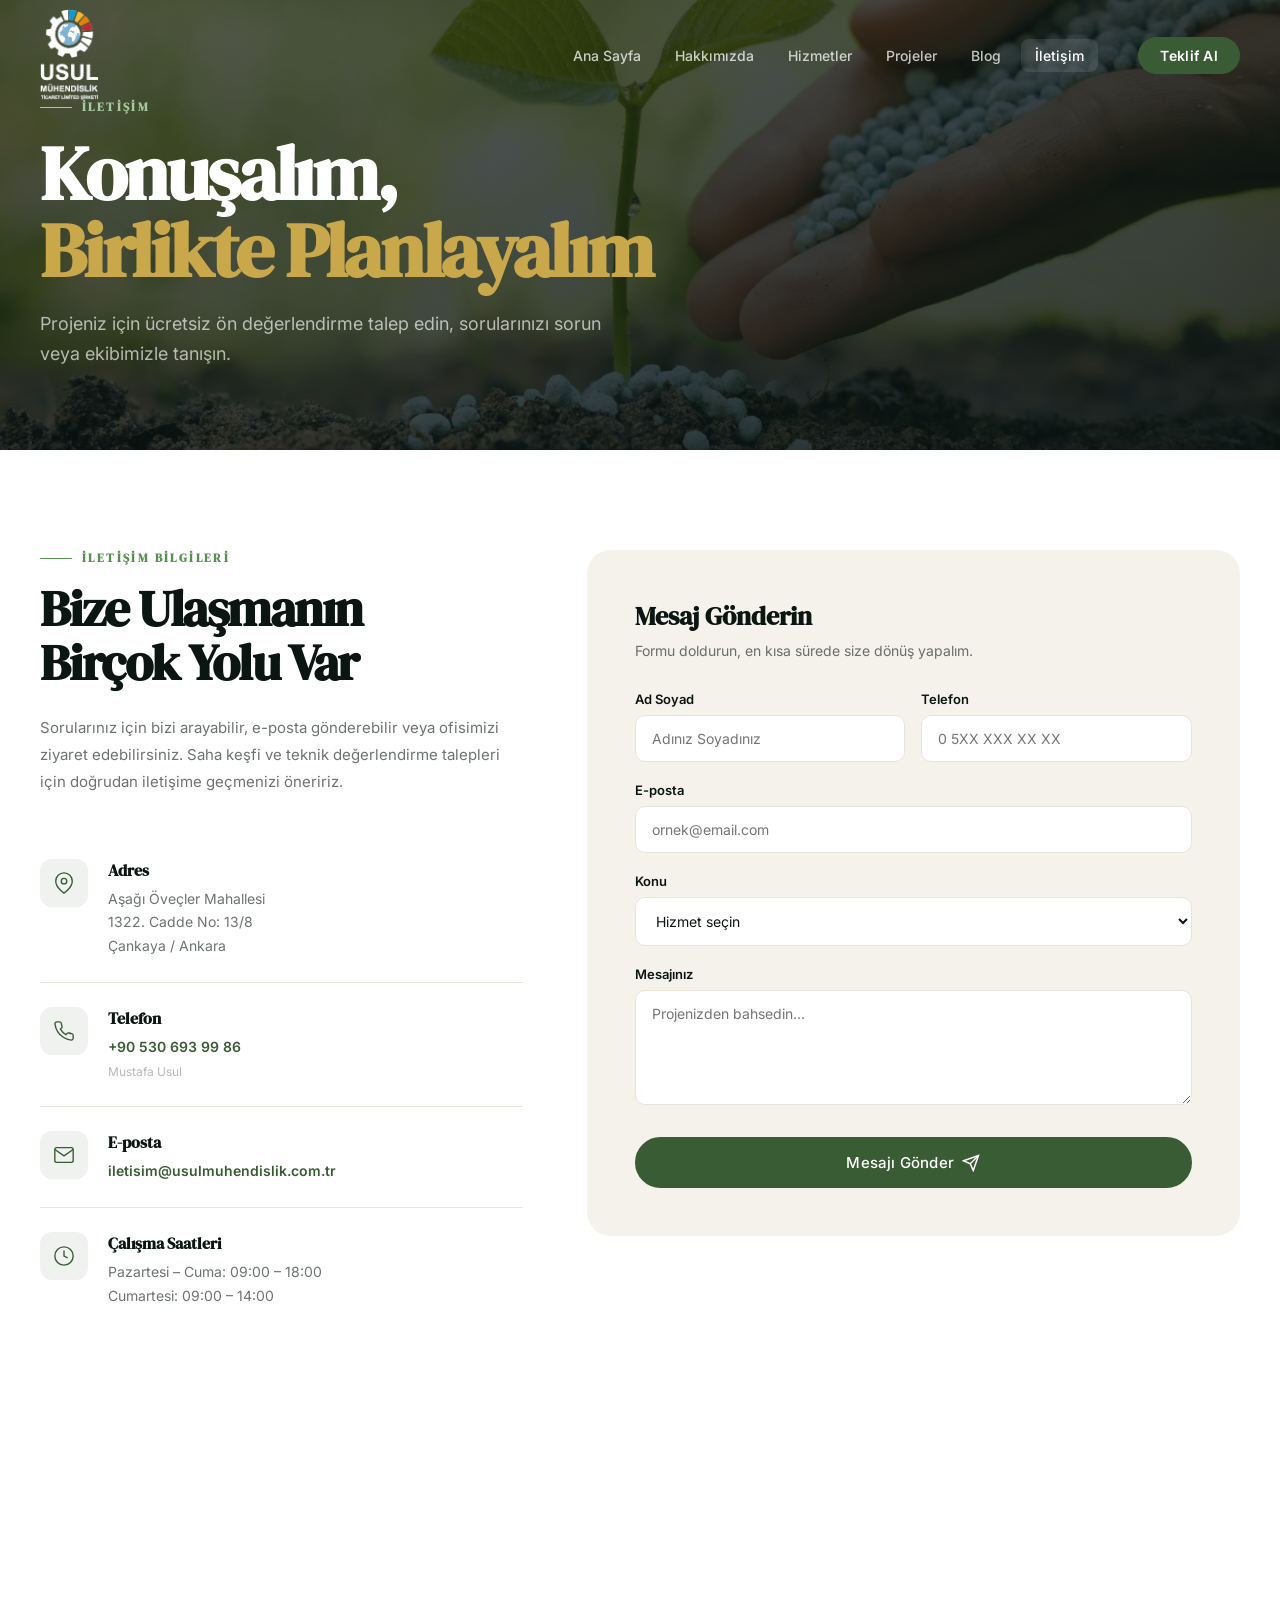
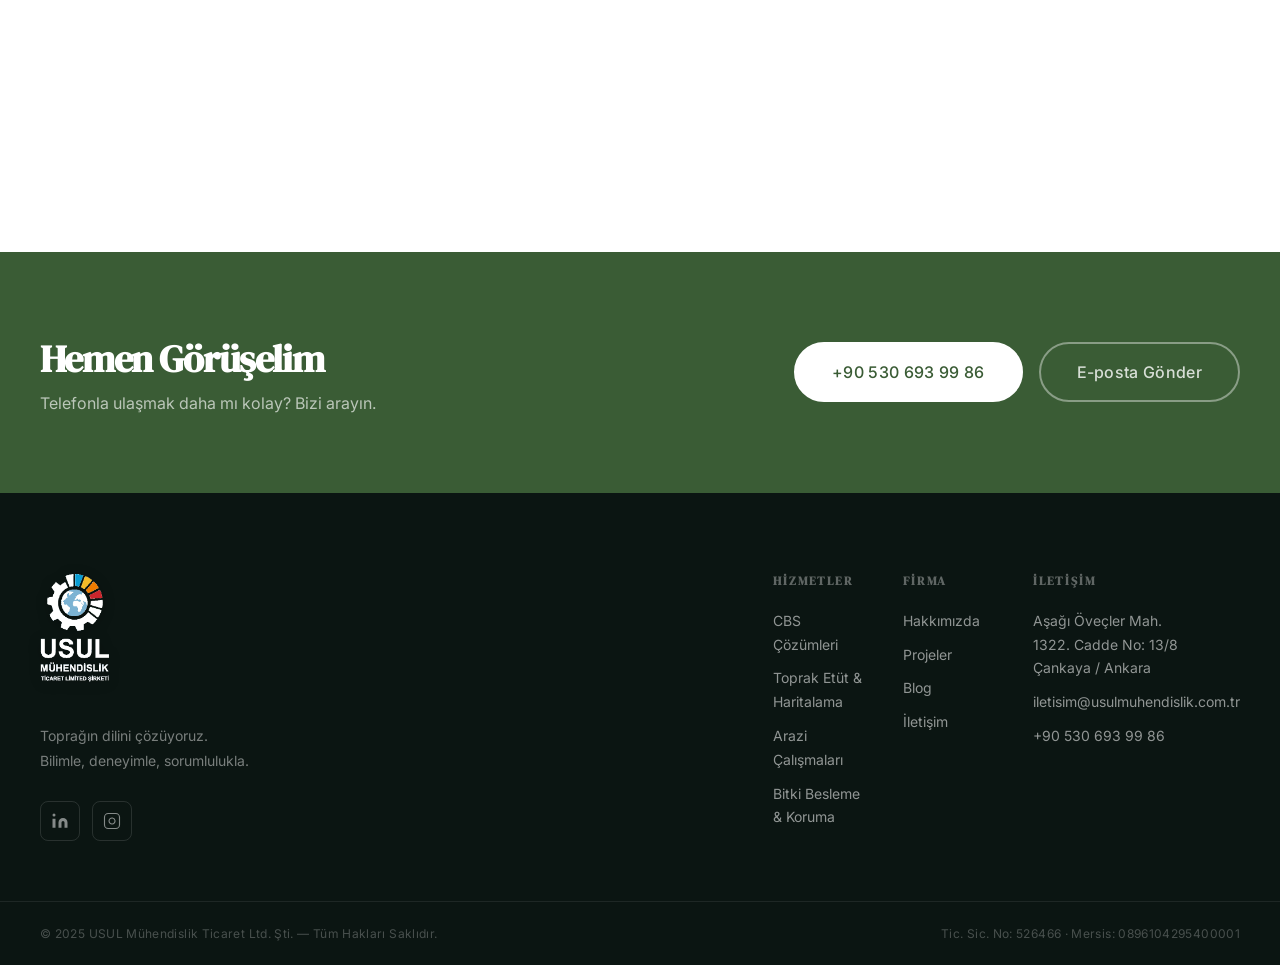
<file: contact.html>
<!DOCTYPE html>
<html lang="tr">
<head>
  <meta charset="UTF-8">
  <meta name="viewport" content="width=device-width, initial-scale=1.0">
  <title>İletişim — USUL Mühendislik</title>
  <meta name="description" content="USUL Mühendislik ile iletişime geçin. Ankara Çankaya merkezli ofisimizden size yardımcı olmaktan mutluluk duyarız.">
  <link rel="preconnect" href="https://fonts.googleapis.com">
  <link rel="preconnect" href="https://fonts.gstatic.com" crossorigin>
  <link href="https://fonts.googleapis.com/css2?family=DM+Serif+Display:ital@0;1&family=Inter:wght@300;400;500;600&display=swap" rel="stylesheet">
  <link rel="stylesheet" href="css/style.css">
  <link rel="stylesheet" href="css/about.css">
  <link rel="stylesheet" href="css/contact.css">
</head>
<body>

  <!-- NAV -->
  <nav class="nav scrolled" id="nav">
    <div class="nav__inner">
      <a href="index.html" class="nav__logo">
        <img src="[data-uri]" alt="USUL Mühendislik" class="nav__logo-img">
      </a>
      <div class="nav__links">
        <a href="index.html" class="nav__link">Ana Sayfa</a>
        <a href="about.html" class="nav__link">Hakkımızda</a>
        <a href="service.html" class="nav__link">Hizmetler</a>
        <a href="projects.html" class="nav__link">Projeler</a>
        <a href="blog.html" class="nav__link">Blog</a>
        <a href="contact.html" class="nav__link active">İletişim</a>
      </div>
      <a href="contact.html" class="nav__cta">Teklif Al</a>
      <button class="nav__burger" id="navBurger"><span></span><span></span><span></span></button>
    </div>
    <div class="nav__mobile" id="navMobile">
      <a href="index.html" class="nav__mobile-link">Ana Sayfa</a>
      <a href="about.html" class="nav__mobile-link">Hakkımızda</a>
      <a href="service.html" class="nav__mobile-link">Hizmetler</a>
      <a href="projects.html" class="nav__mobile-link">Projeler</a>
      <a href="blog.html" class="nav__mobile-link">Blog</a>
      <a href="contact.html" class="nav__mobile-link">İletişim</a>
      <a href="contact.html" class="nav__mobile-cta">Teklif Al →</a>
    </div>
  </nav>

  <!-- HERO -->
  <section class="about-hero about-hero--short">
    <div class="about-hero__bg">
      <img src="images/banner.jpg" alt="İletişim">
      <div class="about-hero__overlay"></div>
    </div>
    <div class="container about-hero__content">
      <p class="about-hero__eyebrow">İletişim</p>
      <h1 class="about-hero__title">Konuşalım,<br><em>Birlikte Planlayalım</em></h1>
      <p class="about-hero__desc">Projeniz için ücretsiz ön değerlendirme talep edin, sorularınızı sorun veya ekibimizle tanışın.</p>
    </div>
  </section>

  <!-- İLETİŞİM ANA BÖLÜM -->
  <section class="contact-main">
    <div class="container">
      <div class="contact-main__grid">

        <!-- SOL: BİLGİ KARTLARI -->
        <div class="contact-info">
          <p class="section-eyebrow">İletişim Bilgileri</p>
          <h2 class="section-title">Bize Ulaşmanın<br>Birçok Yolu Var</h2>
          <p class="contact-info__desc">
            Sorularınız için bizi arayabilir, e-posta gönderebilir veya ofisimizi ziyaret edebilirsiniz. Saha keşfi ve teknik değerlendirme talepleri için doğrudan iletişime geçmenizi öneririz.
          </p>

          <div class="contact-card">
            <div class="contact-card__icon">
              <svg viewBox="0 0 24 24" fill="none" stroke="currentColor" stroke-width="1.5">
                <path d="M21 10c0 7-9 13-9 13s-9-6-9-13a9 9 0 0118 0z"/>
                <circle cx="12" cy="10" r="3"/>
              </svg>
            </div>
            <div>
              <h4>Adres</h4>
              <p>Aşağı Öveçler Mahallesi<br>1322. Cadde No: 13/8<br>Çankaya / Ankara</p>
            </div>
          </div>

          <div class="contact-card">
            <div class="contact-card__icon">
              <svg viewBox="0 0 24 24" fill="none" stroke="currentColor" stroke-width="1.5">
                <path d="M22 16.92v3a2 2 0 01-2.18 2 19.79 19.79 0 01-8.63-3.07 19.5 19.5 0 01-6-6 19.79 19.79 0 01-3.07-8.67A2 2 0 014.11 2h3a2 2 0 012 1.72c.127.96.362 1.903.7 2.81a2 2 0 01-.45 2.11L8.09 9.91a16 16 0 006 6l1.27-1.27a2 2 0 012.11-.45c.907.338 1.85.573 2.81.7A2 2 0 0122 16.92z"/>
              </svg>
            </div>
            <div>
              <h4>Telefon</h4>
              <p><a href="tel:+905306939986">+90 530 693 99 86</a><br><span class="contact-card__note">Mustafa Usul</span></p>
            </div>
          </div>

          <div class="contact-card">
            <div class="contact-card__icon">
              <svg viewBox="0 0 24 24" fill="none" stroke="currentColor" stroke-width="1.5">
                <path d="M4 4h16c1.1 0 2 .9 2 2v12c0 1.1-.9 2-2 2H4c-1.1 0-2-.9-2-2V6c0-1.1.9-2 2-2z"/>
                <polyline points="22,6 12,13 2,6"/>
              </svg>
            </div>
            <div>
              <h4>E-posta</h4>
              <p><a href="mailto:iletisim@usulmuhendislik.com.tr">iletisim@usulmuhendislik.com.tr</a></p>
            </div>
          </div>

          <div class="contact-card">
            <div class="contact-card__icon">
              <svg viewBox="0 0 24 24" fill="none" stroke="currentColor" stroke-width="1.5">
                <circle cx="12" cy="12" r="10"/>
                <polyline points="12,6 12,12 16,14"/>
              </svg>
            </div>
            <div>
              <h4>Çalışma Saatleri</h4>
              <p>Pazartesi – Cuma: 09:00 – 18:00<br>Cumartesi: 09:00 – 14:00</p>
            </div>
          </div>
        </div>

        <!-- SAĞ: FORM -->
        <div class="contact-form-wrap">
          <div class="contact-form-card">
            <h3>Mesaj Gönderin</h3>
            <p>Formu doldurun, en kısa sürede size dönüş yapalım.</p>
            <form class="contact-form" id="contactForm">
              <div class="contact-form__row">
                <div class="contact-form__field">
                  <label for="cf-name">Ad Soyad</label>
                  <input type="text" id="cf-name" name="name" placeholder="Adınız Soyadınız" required>
                </div>
                <div class="contact-form__field">
                  <label for="cf-phone">Telefon</label>
                  <input type="tel" id="cf-phone" name="phone" placeholder="0 5XX XXX XX XX">
                </div>
              </div>
              <div class="contact-form__field">
                <label for="cf-email">E-posta</label>
                <input type="email" id="cf-email" name="email" placeholder="ornek@email.com" required>
              </div>
              <div class="contact-form__field">
                <label for="cf-subject">Konu</label>
                <select id="cf-subject" name="subject">
                  <option value="">Hizmet seçin</option>
                  <option value="cbs">CBS Çözümleri</option>
                  <option value="toprak-etut">Toprak Etüt & Haritalama</option>
                  <option value="arazi">Arazi Çalışmaları</option>
                  <option value="bitki">Bitki Besleme & Koruma</option>
                  <option value="mera">Mera Islahı</option>
                  <option value="toprak-koruma">Toprak Koruma</option>
                  <option value="bahce">Bahçe Kurulumu</option>
                  <option value="ges">GES Yer Seçimi</option>
                  <option value="diger">Diğer</option>
                </select>
              </div>
              <div class="contact-form__field">
                <label for="cf-message">Mesajınız</label>
                <textarea id="cf-message" name="message" rows="5" placeholder="Projenizden bahsedin..." required></textarea>
              </div>
              <button type="submit" class="btn btn--primary contact-form__submit">
                Mesajı Gönder
                <svg viewBox="0 0 24 24" fill="none" stroke="currentColor" stroke-width="2" width="18" height="18"><line x1="22" y1="2" x2="11" y2="13"/><polygon points="22 2 15 22 11 13 2 9 22 2"/></svg>
              </button>
            </form>
            <div class="contact-form__success" id="formSuccess">
              <svg viewBox="0 0 24 24" fill="none" stroke="currentColor" stroke-width="1.5" width="48" height="48"><circle cx="12" cy="12" r="10"/><polyline points="9 12 12 15 16 10"/></svg>
              <h4>Mesajınız Alındı!</h4>
              <p>En kısa sürede size dönüş yapacağız.</p>
            </div>
          </div>
        </div>

      </div>
    </div>
  </section>

  <!-- HARİTA -->
  <section class="contact-map">
    <iframe
      src="https://www.google.com/maps?q=A%C5%9Fa%C4%9F%C4%B1%20%C3%96ve%C3%A7ler%20Mahallesi%201322.%20Cadde%20Ankara&output=embed"
      width="100%" height="100%" style="border:0;" allowfullscreen loading="lazy" referrerpolicy="no-referrer-when-downgrade">
    </iframe>
  </section>

  <!-- HIZLI İLETİŞİM BANT -->
  <section class="cta-band">
    <div class="container cta-band__inner">
      <div class="cta-band__text">
        <h2>Hemen Görüşelim</h2>
        <p>Telefonla ulaşmak daha mı kolay? Bizi arayın.</p>
      </div>
      <div class="cta-band__actions">
        <a href="tel:+905306939986" class="btn btn--primary btn--lg">+90 530 693 99 86</a>
        <a href="mailto:iletisim@usulmuhendislik.com.tr" class="btn btn--ghost btn--lg">E-posta Gönder</a>
      </div>
    </div>
  </section>

  <!-- FOOTER -->
  <footer class="footer">
    <div class="container footer__inner">
      <div class="footer__brand">
        <a href="index.html" class="footer__logo">
          <img src="[data-uri]" alt="USUL Mühendislik" class="footer__logo-img">
        </a>
        <p class="footer__tagline">Toprağın dilini çözüyoruz.<br>Bilimle, deneyimle, sorumlulukla.</p>
        <div class="footer__socials">
          <a href="#" aria-label="LinkedIn"><svg viewBox="0 0 24 24" fill="currentColor"><path d="M16 8a6 6 0 016 6v7h-4v-7a2 2 0 00-2-2 2 2 0 00-2 2v7h-4v-7a6 6 0 016-6zM2 9h4v12H2z"/><circle cx="4" cy="4" r="2"/></svg></a>
          <a href="#" aria-label="Instagram"><svg viewBox="0 0 24 24" fill="none" stroke="currentColor" stroke-width="1.5"><rect x="2" y="2" width="20" height="20" rx="5"/><path d="M16 11.37A4 4 0 1112.63 8 4 4 0 0116 11.37z"/><line x1="17.5" y1="6.5" x2="17.51" y2="6.5"/></svg></a>
        </div>
      </div>
      <div class="footer__nav">
        <div class="footer__col">
          <h5>Hizmetler</h5>
          <a href="service.html#cbs">CBS Çözümleri</a>
          <a href="service.html#toprak-etut">Toprak Etüt & Haritalama</a>
          <a href="service.html#arazi">Arazi Çalışmaları</a>
          <a href="service.html#bitki">Bitki Besleme & Koruma</a>
        </div>
        <div class="footer__col">
          <h5>Firma</h5>
          <a href="about.html">Hakkımızda</a>
          <a href="projects.html">Projeler</a>
          <a href="blog.html">Blog</a>
          <a href="contact.html">İletişim</a>
        </div>
        <div class="footer__col">
          <h5>İletişim</h5>
          <p>Aşağı Öveçler Mah.<br>1322. Cadde No: 13/8<br>Çankaya / Ankara</p>
          <a href="mailto:iletisim@usulmuhendislik.com.tr">iletisim@usulmuhendislik.com.tr</a>
          <a href="tel:+905306939986">+90 530 693 99 86</a>
        </div>
      </div>
    </div>
    <div class="footer__bottom">
      <div class="container footer__bottom-inner">
        <span>© 2025 USUL Mühendislik Ticaret Ltd. Şti. — Tüm Hakları Saklıdır.</span>
        <span>Tic. Sic. No: 526466 · Mersis: 0896104295400001</span>
      </div>
    </div>
  </footer>

  <script src="js/main.js"></script>
  <script src="js/about.js"></script>
  <script src="js/contact.js"></script>
</body>
</html>
</file>
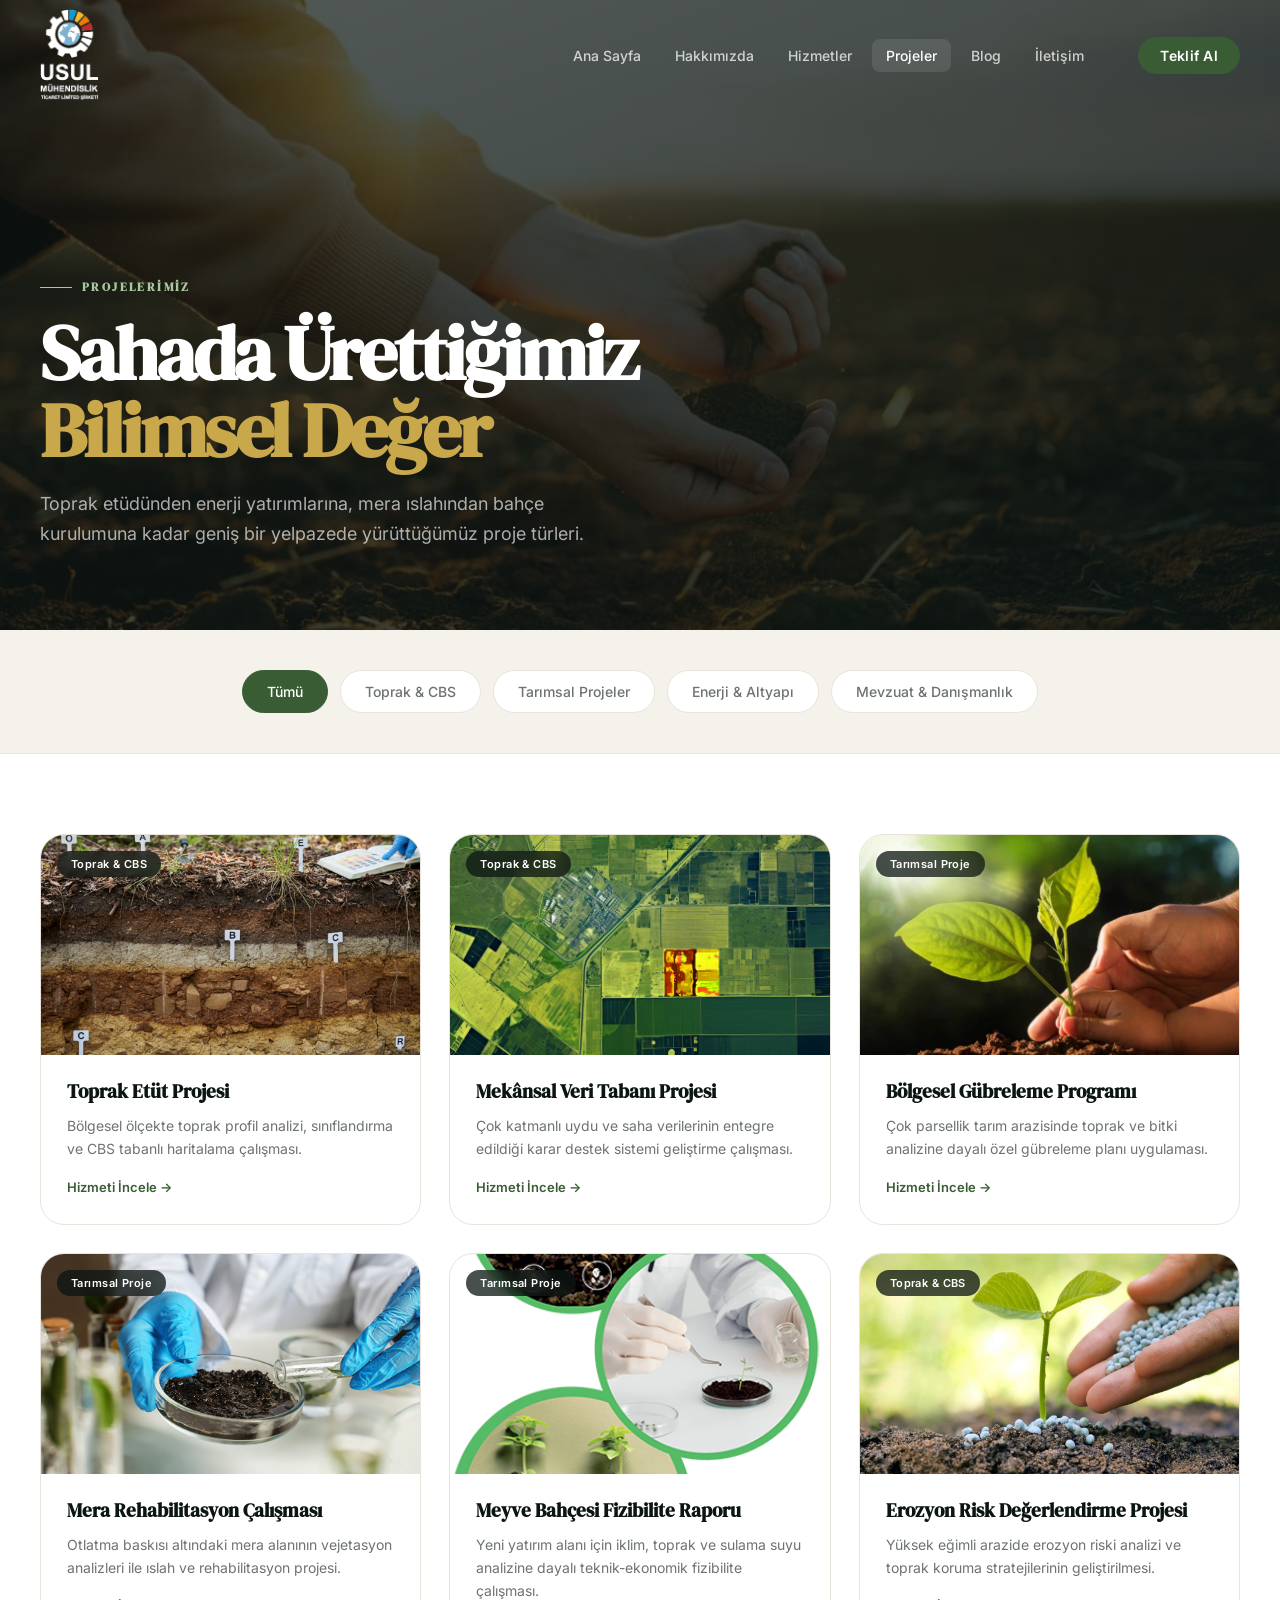
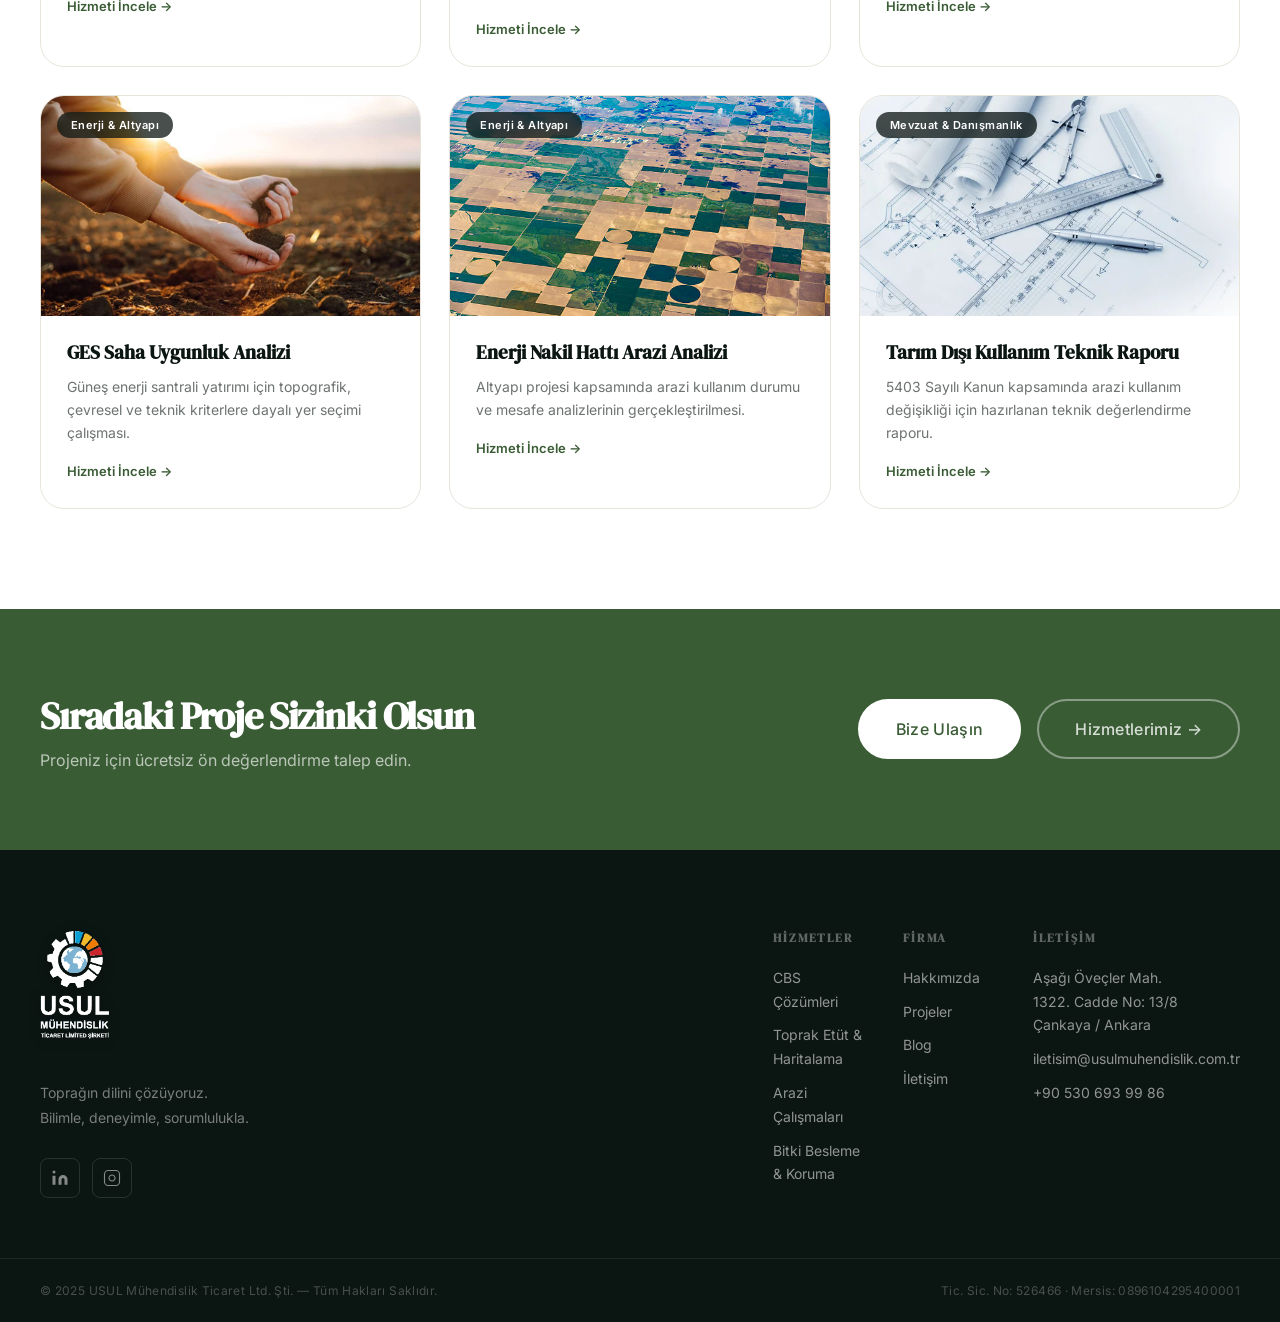
<file: projects.html>
<!DOCTYPE html>
<html lang="tr">
<head>
  <meta charset="UTF-8">
  <meta name="viewport" content="width=device-width, initial-scale=1.0">
  <title>Projelerimiz — USUL Mühendislik</title>
  <meta name="description" content="USUL Mühendislik tarafından yürütülen toprak etüdü, CBS, mera ıslahı, bahçe kurulumu ve GES yer seçimi projeleri.">
  <link rel="preconnect" href="https://fonts.googleapis.com">
  <link rel="preconnect" href="https://fonts.gstatic.com" crossorigin>
  <link href="https://fonts.googleapis.com/css2?family=DM+Serif+Display:ital@0;1&family=Inter:wght@300;400;500;600&display=swap" rel="stylesheet">
  <link rel="stylesheet" href="css/style.css">
  <link rel="stylesheet" href="css/about.css">
  <link rel="stylesheet" href="css/projects.css">
</head>
<body>

  <!-- NAV -->
  <nav class="nav scrolled" id="nav">
    <div class="nav__inner">
      <a href="index.html" class="nav__logo">
        <img src="[data-uri]" alt="USUL Mühendislik" class="nav__logo-img">
      </a>
      <div class="nav__links">
        <a href="index.html" class="nav__link">Ana Sayfa</a>
        <a href="about.html" class="nav__link">Hakkımızda</a>
        <a href="service.html" class="nav__link">Hizmetler</a>
        <a href="projects.html" class="nav__link active">Projeler</a>
        <a href="blog.html" class="nav__link">Blog</a>
        <a href="contact.html" class="nav__link">İletişim</a>
      </div>
      <a href="contact.html" class="nav__cta">Teklif Al</a>
      <button class="nav__burger" id="navBurger"><span></span><span></span><span></span></button>
    </div>
    <div class="nav__mobile" id="navMobile">
      <a href="index.html" class="nav__mobile-link">Ana Sayfa</a>
      <a href="about.html" class="nav__mobile-link">Hakkımızda</a>
      <a href="service.html" class="nav__mobile-link">Hizmetler</a>
      <a href="projects.html" class="nav__mobile-link">Projeler</a>
      <a href="blog.html" class="nav__mobile-link">Blog</a>
      <a href="contact.html" class="nav__mobile-link">İletişim</a>
      <a href="contact.html" class="nav__mobile-cta">Teklif Al →</a>
    </div>
  </nav>

  <!-- HERO -->
  <section class="about-hero about-hero--short">
    <div class="about-hero__bg">
      <img src="images/banner3.jpg" alt="Projelerimiz">
      <div class="about-hero__overlay"></div>
    </div>
    <div class="container about-hero__content">
      <p class="about-hero__eyebrow">Projelerimiz</p>
      <h1 class="about-hero__title">Sahada Ürettiğimiz<br><em>Bilimsel Değer</em></h1>
      <p class="about-hero__desc">Toprak etüdünden enerji yatırımlarına, mera ıslahından bahçe kurulumuna kadar geniş bir yelpazede yürüttüğümüz proje türleri.</p>
    </div>
  </section>

  <!-- FİLTRE -->
  <section class="projects-filter">
    <div class="container">
      <div class="projects-filter__grid">
        <button class="projects-filter__btn active" data-filter="all">Tümü</button>
        <button class="projects-filter__btn" data-filter="toprak">Toprak & CBS</button>
        <button class="projects-filter__btn" data-filter="tarim">Tarımsal Projeler</button>
        <button class="projects-filter__btn" data-filter="enerji">Enerji & Altyapı</button>
        <button class="projects-filter__btn" data-filter="mevzuat">Mevzuat & Danışmanlık</button>
      </div>
    </div>
  </section>

  <!-- PROJE GRID -->
  <section class="projects-grid-section">
    <div class="container">
      <div class="projects-grid">

        <div class="project-card" data-category="toprak">
          <div class="project-card__img">
            <img src="images/Etut.png" alt="Toprak Etüt ve Haritalama" loading="lazy">
            <span class="project-card__tag">Toprak & CBS</span>
          </div>
          <div class="project-card__body">
            <h3>Toprak Etüt Projesi</h3>
            <p>Bölgesel ölçekte toprak profil analizi, sınıflandırma ve CBS tabanlı haritalama çalışması.</p>
            <a href="service.html#toprak-etut" class="project-card__link">Hizmeti İncele →</a>
          </div>
        </div>

        <div class="project-card" data-category="toprak">
          <div class="project-card__img">
            <img src="images/CBS.jpg" alt="CBS Mekânsal Analiz" loading="lazy">
            <span class="project-card__tag">Toprak & CBS</span>
          </div>
          <div class="project-card__body">
            <h3>Mekânsal Veri Tabanı Projesi</h3>
            <p>Çok katmanlı uydu ve saha verilerinin entegre edildiği karar destek sistemi geliştirme çalışması.</p>
            <a href="service.html#cbs" class="project-card__link">Hizmeti İncele →</a>
          </div>
        </div>

        <div class="project-card" data-category="tarim">
          <div class="project-card__img">
            <img src="images/service3.jpg" alt="Bitki Besleme Programı" loading="lazy">
            <span class="project-card__tag">Tarımsal Proje</span>
          </div>
          <div class="project-card__body">
            <h3>Bölgesel Gübreleme Programı</h3>
            <p>Çok parsellik tarım arazisinde toprak ve bitki analizine dayalı özel gübreleme planı uygulaması.</p>
            <a href="service.html#bitki" class="project-card__link">Hizmeti İncele →</a>
          </div>
        </div>

        <div class="project-card" data-category="tarim">
          <div class="project-card__img">
            <img src="images/banner2.jpg" alt="Mera Islah Projesi" loading="lazy">
            <span class="project-card__tag">Tarımsal Proje</span>
          </div>
          <div class="project-card__body">
            <h3>Mera Rehabilitasyon Çalışması</h3>
            <p>Otlatma baskısı altındaki mera alanının vejetasyon analizleri ile ıslah ve rehabilitasyon projesi.</p>
            <a href="service.html#mera" class="project-card__link">Hizmeti İncele →</a>
          </div>
        </div>

        <div class="project-card" data-category="tarim">
          <div class="project-card__img">
            <img src="images/about_img1.jpg" alt="Bahçe Kurulumu Fizibilitesi" loading="lazy">
            <span class="project-card__tag">Tarımsal Proje</span>
          </div>
          <div class="project-card__body">
            <h3>Meyve Bahçesi Fizibilite Raporu</h3>
            <p>Yeni yatırım alanı için iklim, toprak ve sulama suyu analizine dayalı teknik-ekonomik fizibilite çalışması.</p>
            <a href="service.html#bahce" class="project-card__link">Hizmeti İncele →</a>
          </div>
        </div>

        <div class="project-card" data-category="toprak">
          <div class="project-card__img">
            <img src="images/banner.jpg" alt="Toprak Koruma Projesi" loading="lazy">
            <span class="project-card__tag">Toprak & CBS</span>
          </div>
          <div class="project-card__body">
            <h3>Erozyon Risk Değerlendirme Projesi</h3>
            <p>Yüksek eğimli arazide erozyon riski analizi ve toprak koruma stratejilerinin geliştirilmesi.</p>
            <a href="service.html#toprak-koruma" class="project-card__link">Hizmeti İncele →</a>
          </div>
        </div>

        <div class="project-card" data-category="enerji">
          <div class="project-card__img">
            <img src="images/banner3.jpg" alt="GES Yer Seçimi" loading="lazy">
            <span class="project-card__tag">Enerji & Altyapı</span>
          </div>
          <div class="project-card__body">
            <h3>GES Saha Uygunluk Analizi</h3>
            <p>Güneş enerji santrali yatırımı için topografik, çevresel ve teknik kriterlere dayalı yer seçimi çalışması.</p>
            <a href="service.html#ges" class="project-card__link">Hizmeti İncele →</a>
          </div>
        </div>

        <div class="project-card" data-category="enerji">
          <div class="project-card__img">
            <img src="images/harita.jpg" alt="Arazi Haritalama" loading="lazy">
            <span class="project-card__tag">Enerji & Altyapı</span>
          </div>
          <div class="project-card__body">
            <h3>Enerji Nakil Hattı Arazi Analizi</h3>
            <p>Altyapı projesi kapsamında arazi kullanım durumu ve mesafe analizlerinin gerçekleştirilmesi.</p>
            <a href="service.html#arazi" class="project-card__link">Hizmeti İncele →</a>
          </div>
        </div>

        <div class="project-card" data-category="mevzuat">
          <div class="project-card__img">
            <img src="images/Muhendislik.jpg" alt="5403 Sayılı Kanun Teknik Destek" loading="lazy">
            <span class="project-card__tag">Mevzuat & Danışmanlık</span>
          </div>
          <div class="project-card__body">
            <h3>Tarım Dışı Kullanım Teknik Raporu</h3>
            <p>5403 Sayılı Kanun kapsamında arazi kullanım değişikliği için hazırlanan teknik değerlendirme raporu.</p>
            <a href="service.html#kanun" class="project-card__link">Hizmeti İncele →</a>
          </div>
        </div>

      </div>
    </div>
  </section>

  <!-- CTA -->
  <section class="cta-band">
    <div class="container cta-band__inner">
      <div class="cta-band__text">
        <h2>Sıradaki Proje Sizinki Olsun</h2>
        <p>Projeniz için ücretsiz ön değerlendirme talep edin.</p>
      </div>
      <div class="cta-band__actions">
        <a href="contact.html" class="btn btn--primary btn--lg">Bize Ulaşın</a>
        <a href="service.html" class="btn btn--ghost btn--lg">Hizmetlerimiz →</a>
      </div>
    </div>
  </section>

  <!-- FOOTER -->
  <footer class="footer">
    <div class="container footer__inner">
      <div class="footer__brand">
        <a href="index.html" class="footer__logo">
          <img src="[data-uri]" alt="USUL Mühendislik" class="footer__logo-img">
        </a>
        <p class="footer__tagline">Toprağın dilini çözüyoruz.<br>Bilimle, deneyimle, sorumlulukla.</p>
        <div class="footer__socials">
          <a href="#" aria-label="LinkedIn"><svg viewBox="0 0 24 24" fill="currentColor"><path d="M16 8a6 6 0 016 6v7h-4v-7a2 2 0 00-2-2 2 2 0 00-2 2v7h-4v-7a6 6 0 016-6zM2 9h4v12H2z"/><circle cx="4" cy="4" r="2"/></svg></a>
          <a href="#" aria-label="Instagram"><svg viewBox="0 0 24 24" fill="none" stroke="currentColor" stroke-width="1.5"><rect x="2" y="2" width="20" height="20" rx="5"/><path d="M16 11.37A4 4 0 1112.63 8 4 4 0 0116 11.37z"/><line x1="17.5" y1="6.5" x2="17.51" y2="6.5"/></svg></a>
        </div>
      </div>
      <div class="footer__nav">
        <div class="footer__col">
          <h5>Hizmetler</h5>
          <a href="service.html#cbs">CBS Çözümleri</a>
          <a href="service.html#toprak-etut">Toprak Etüt & Haritalama</a>
          <a href="service.html#arazi">Arazi Çalışmaları</a>
          <a href="service.html#bitki">Bitki Besleme & Koruma</a>
        </div>
        <div class="footer__col">
          <h5>Firma</h5>
          <a href="about.html">Hakkımızda</a>
          <a href="projects.html">Projeler</a>
          <a href="blog.html">Blog</a>
          <a href="contact.html">İletişim</a>
        </div>
        <div class="footer__col">
          <h5>İletişim</h5>
          <p>Aşağı Öveçler Mah.<br>1322. Cadde No: 13/8<br>Çankaya / Ankara</p>
          <a href="mailto:iletisim@usulmuhendislik.com.tr">iletisim@usulmuhendislik.com.tr</a>
          <a href="tel:+905306939986">+90 530 693 99 86</a>
        </div>
      </div>
    </div>
    <div class="footer__bottom">
      <div class="container footer__bottom-inner">
        <span>© 2025 USUL Mühendislik Ticaret Ltd. Şti. — Tüm Hakları Saklıdır.</span>
        <span>Tic. Sic. No: 526466 · Mersis: 0896104295400001</span>
      </div>
    </div>
  </footer>

  <script src="js/main.js"></script>
  <script src="js/about.js"></script>
  <script src="js/projects.js"></script>
</body>
</html>
</file>
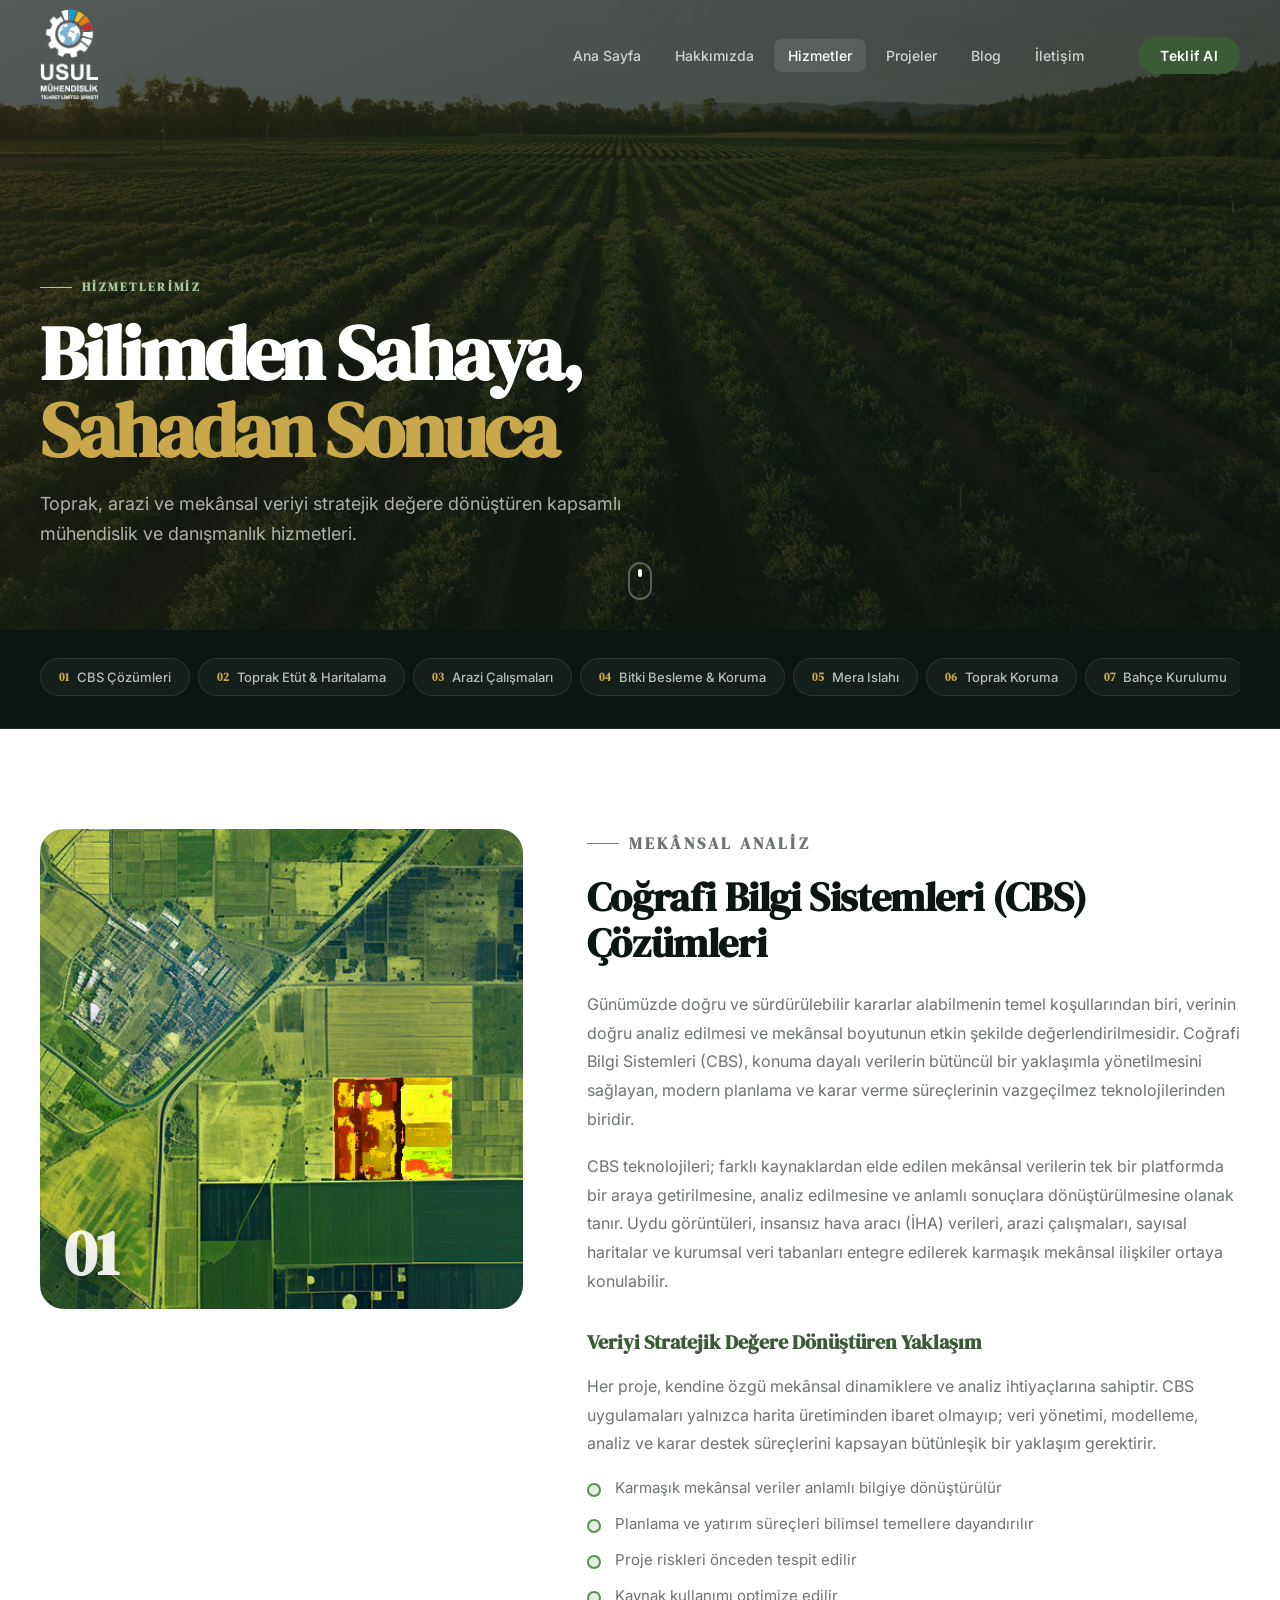
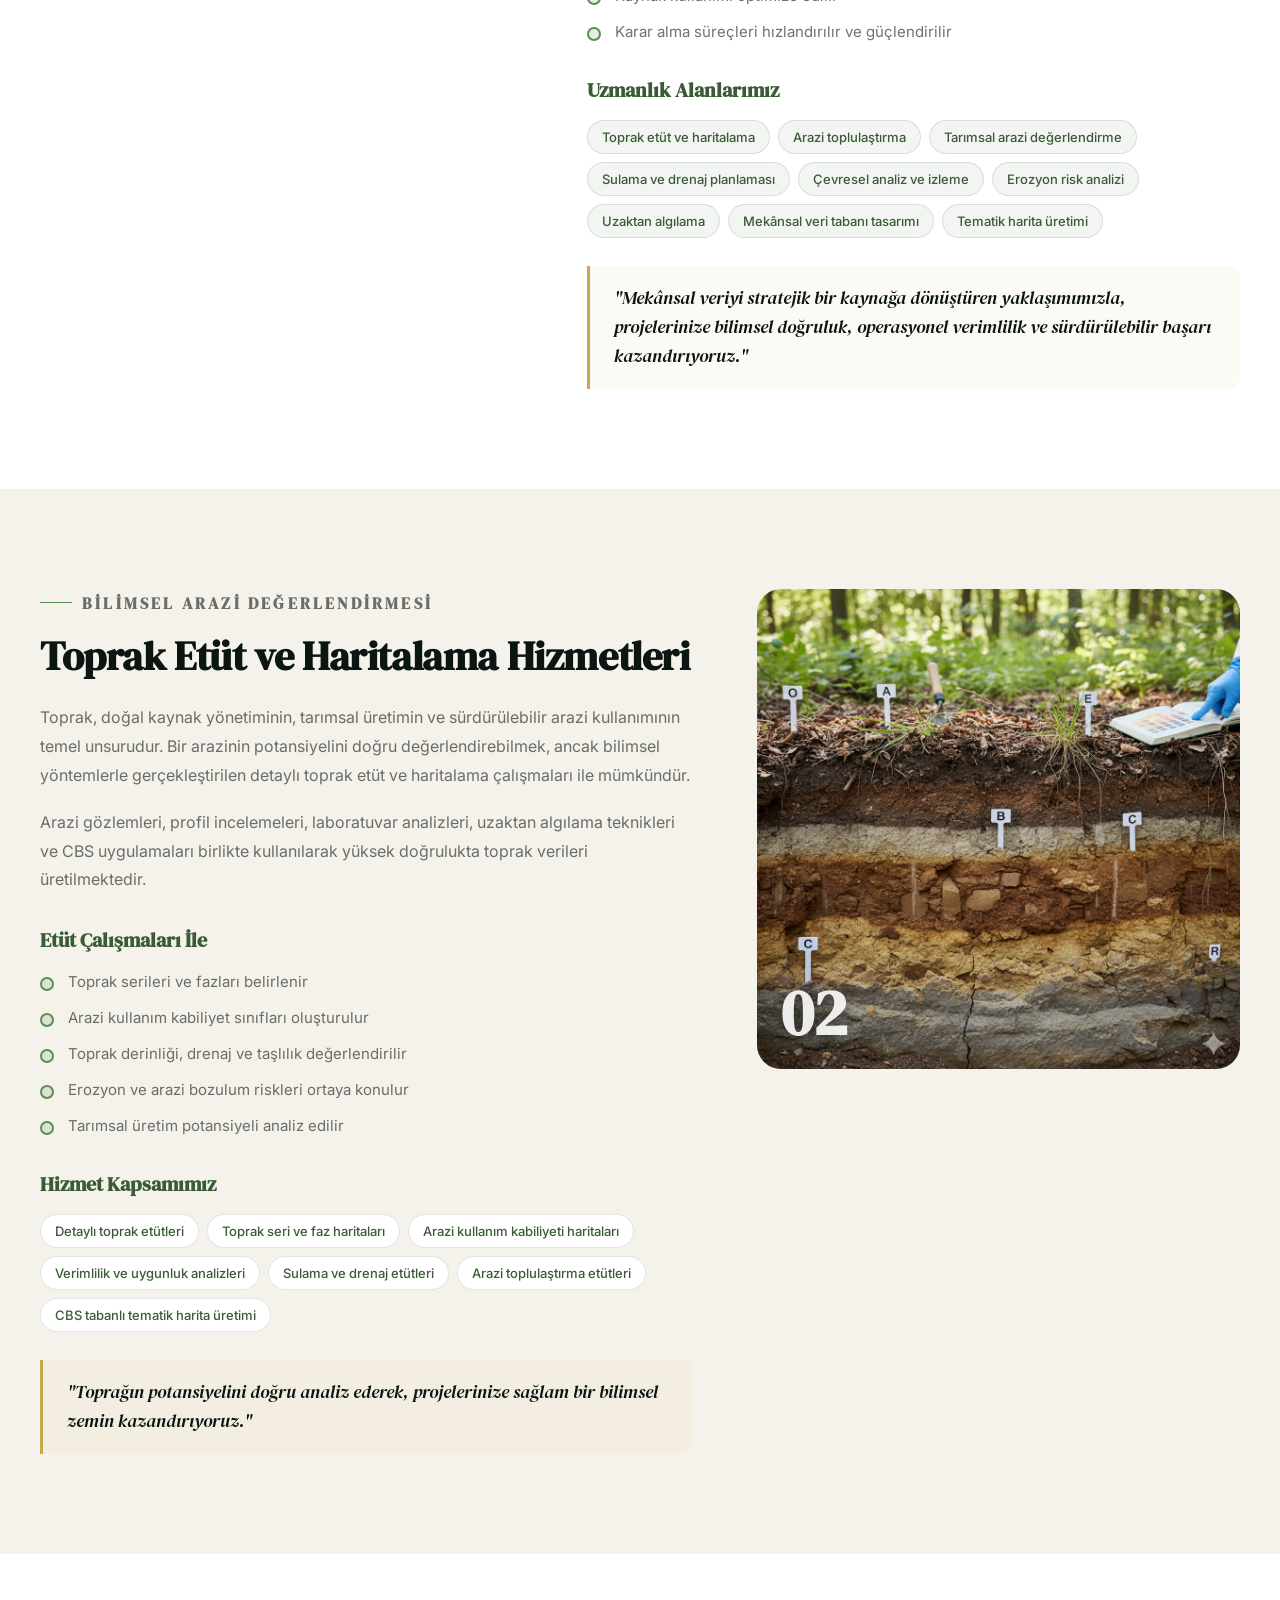
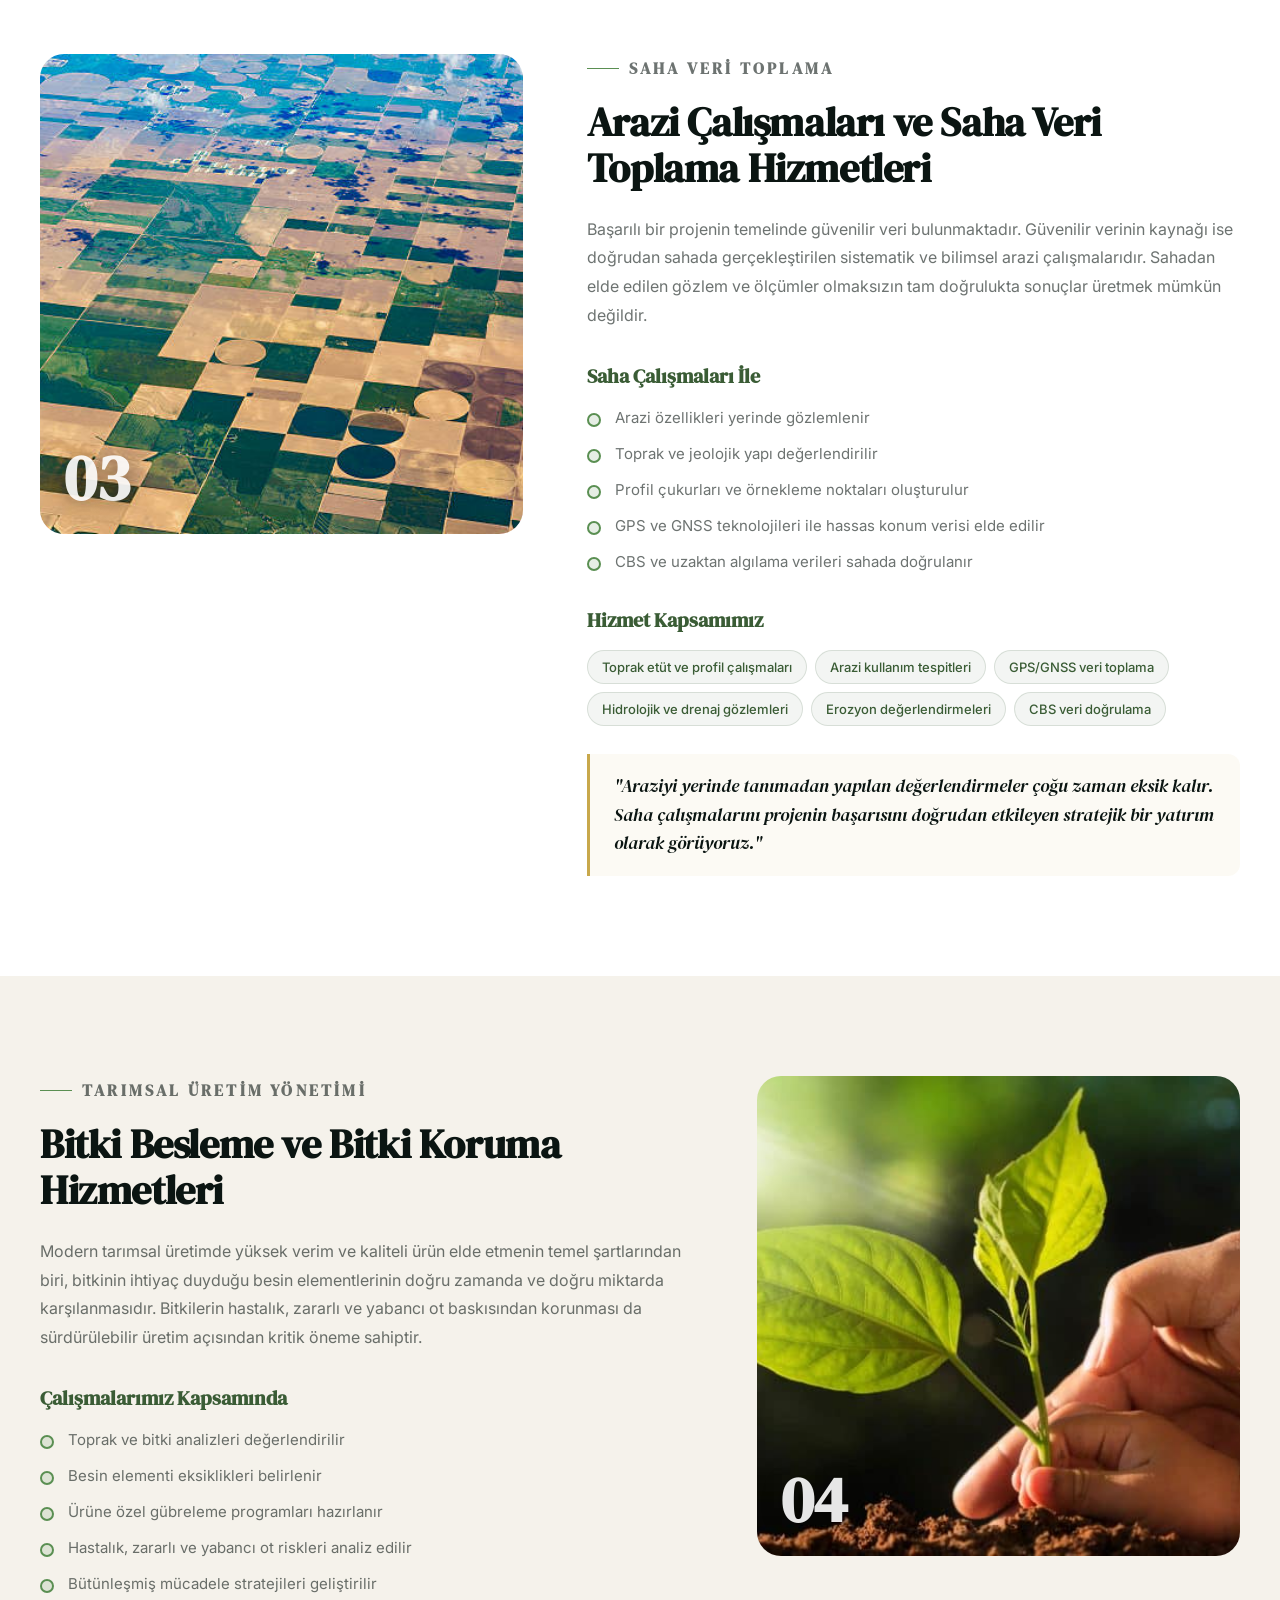
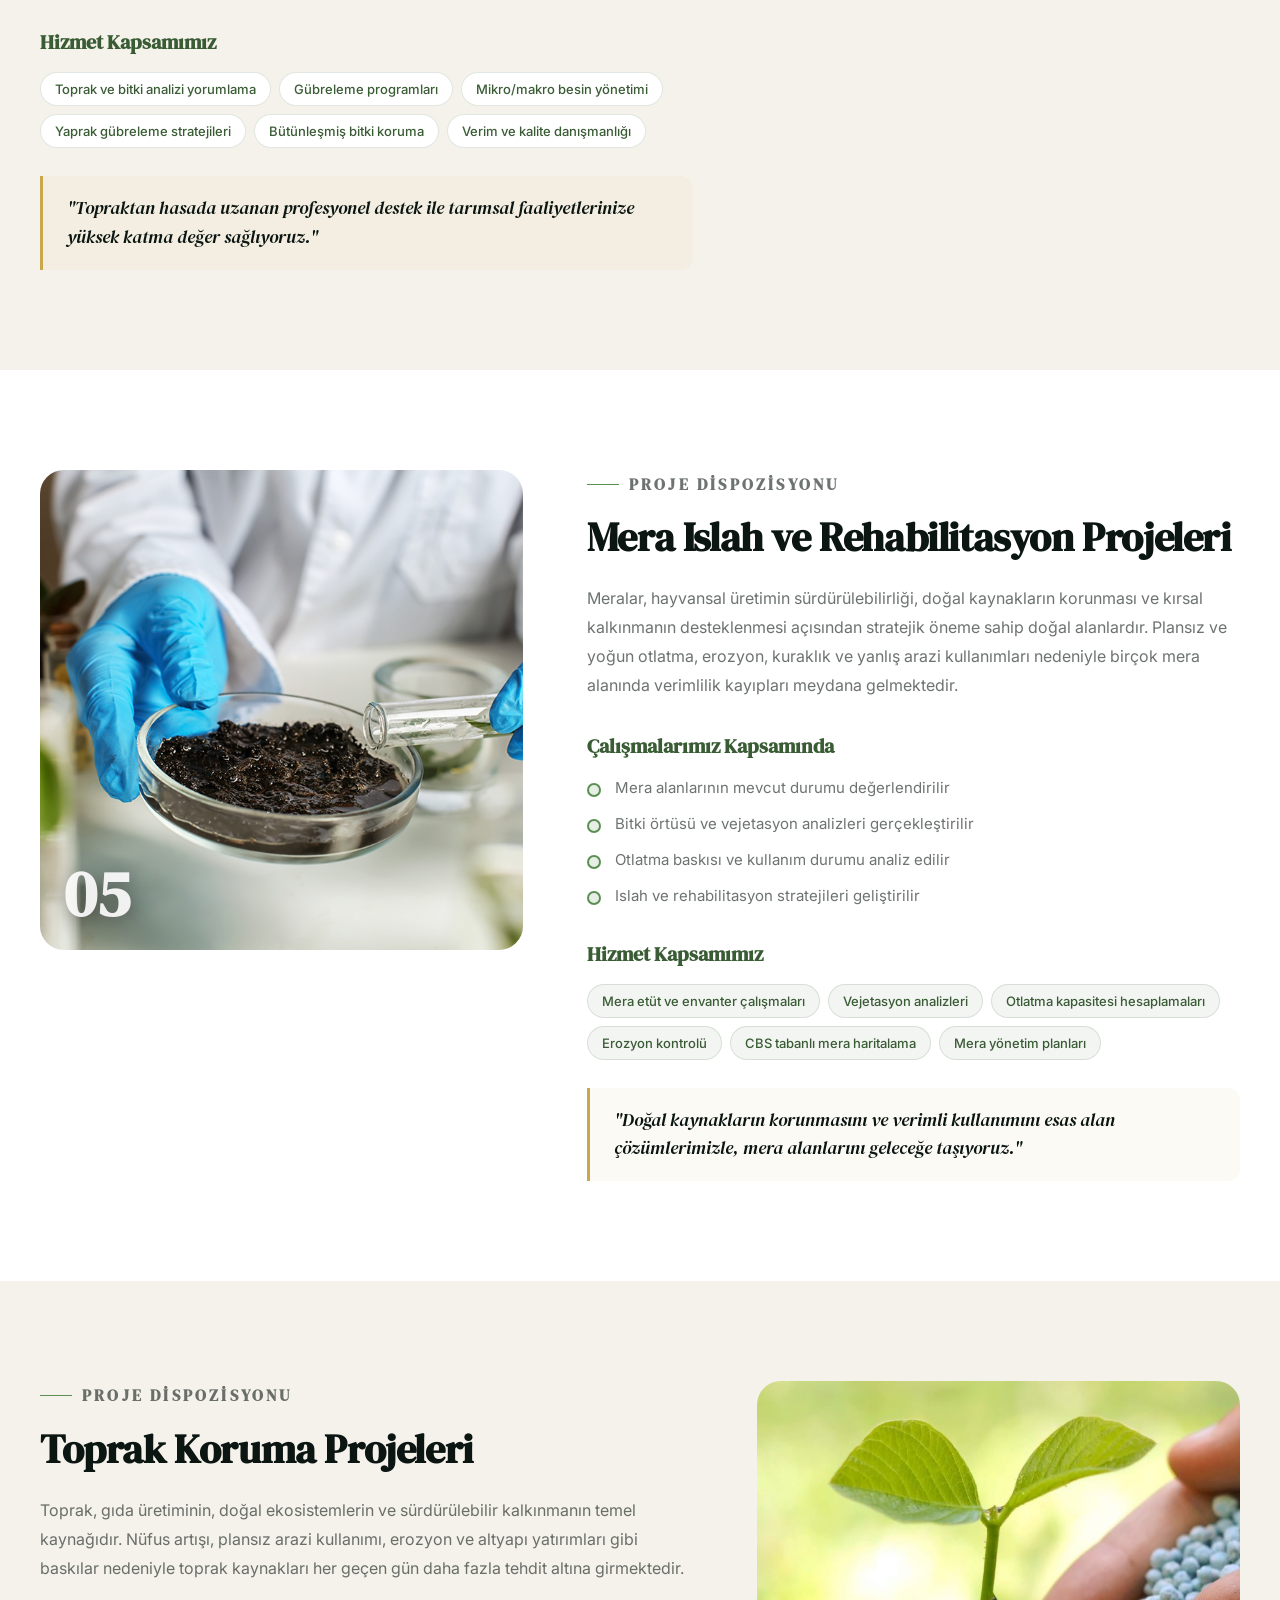
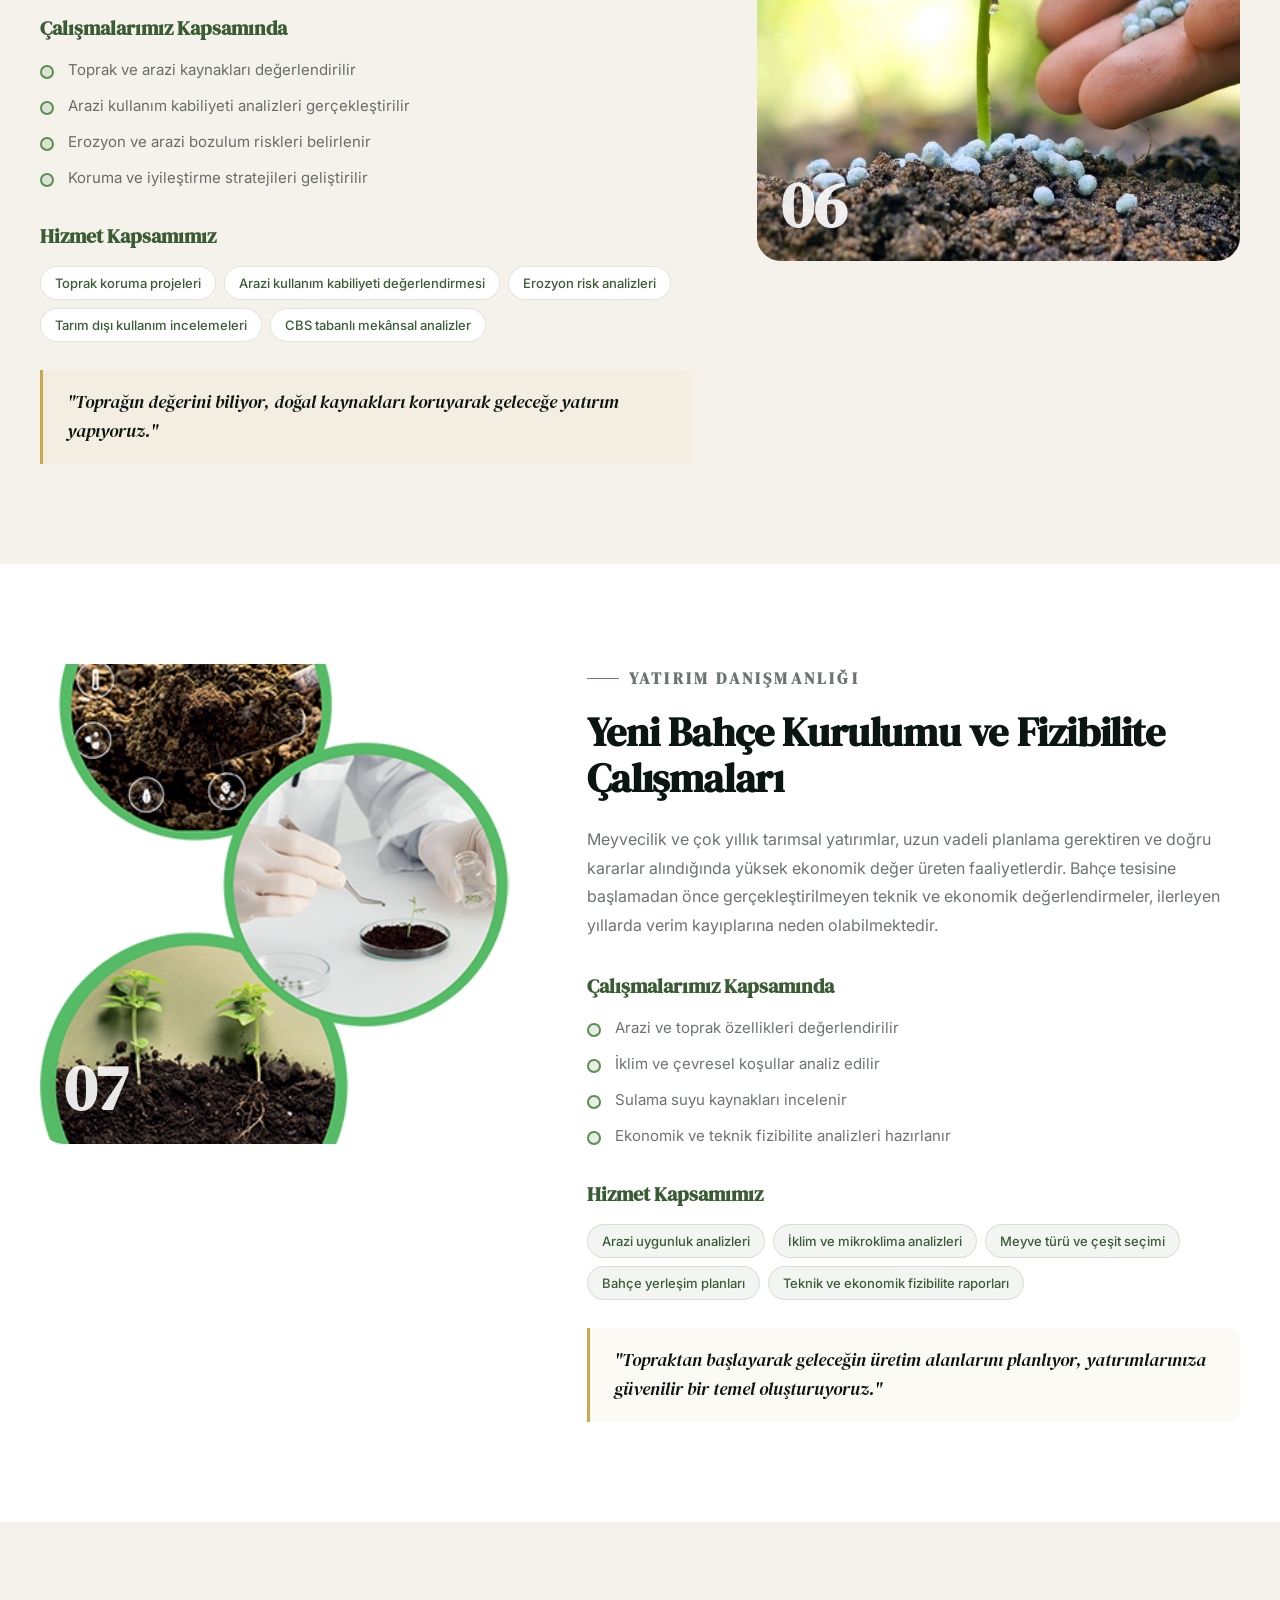
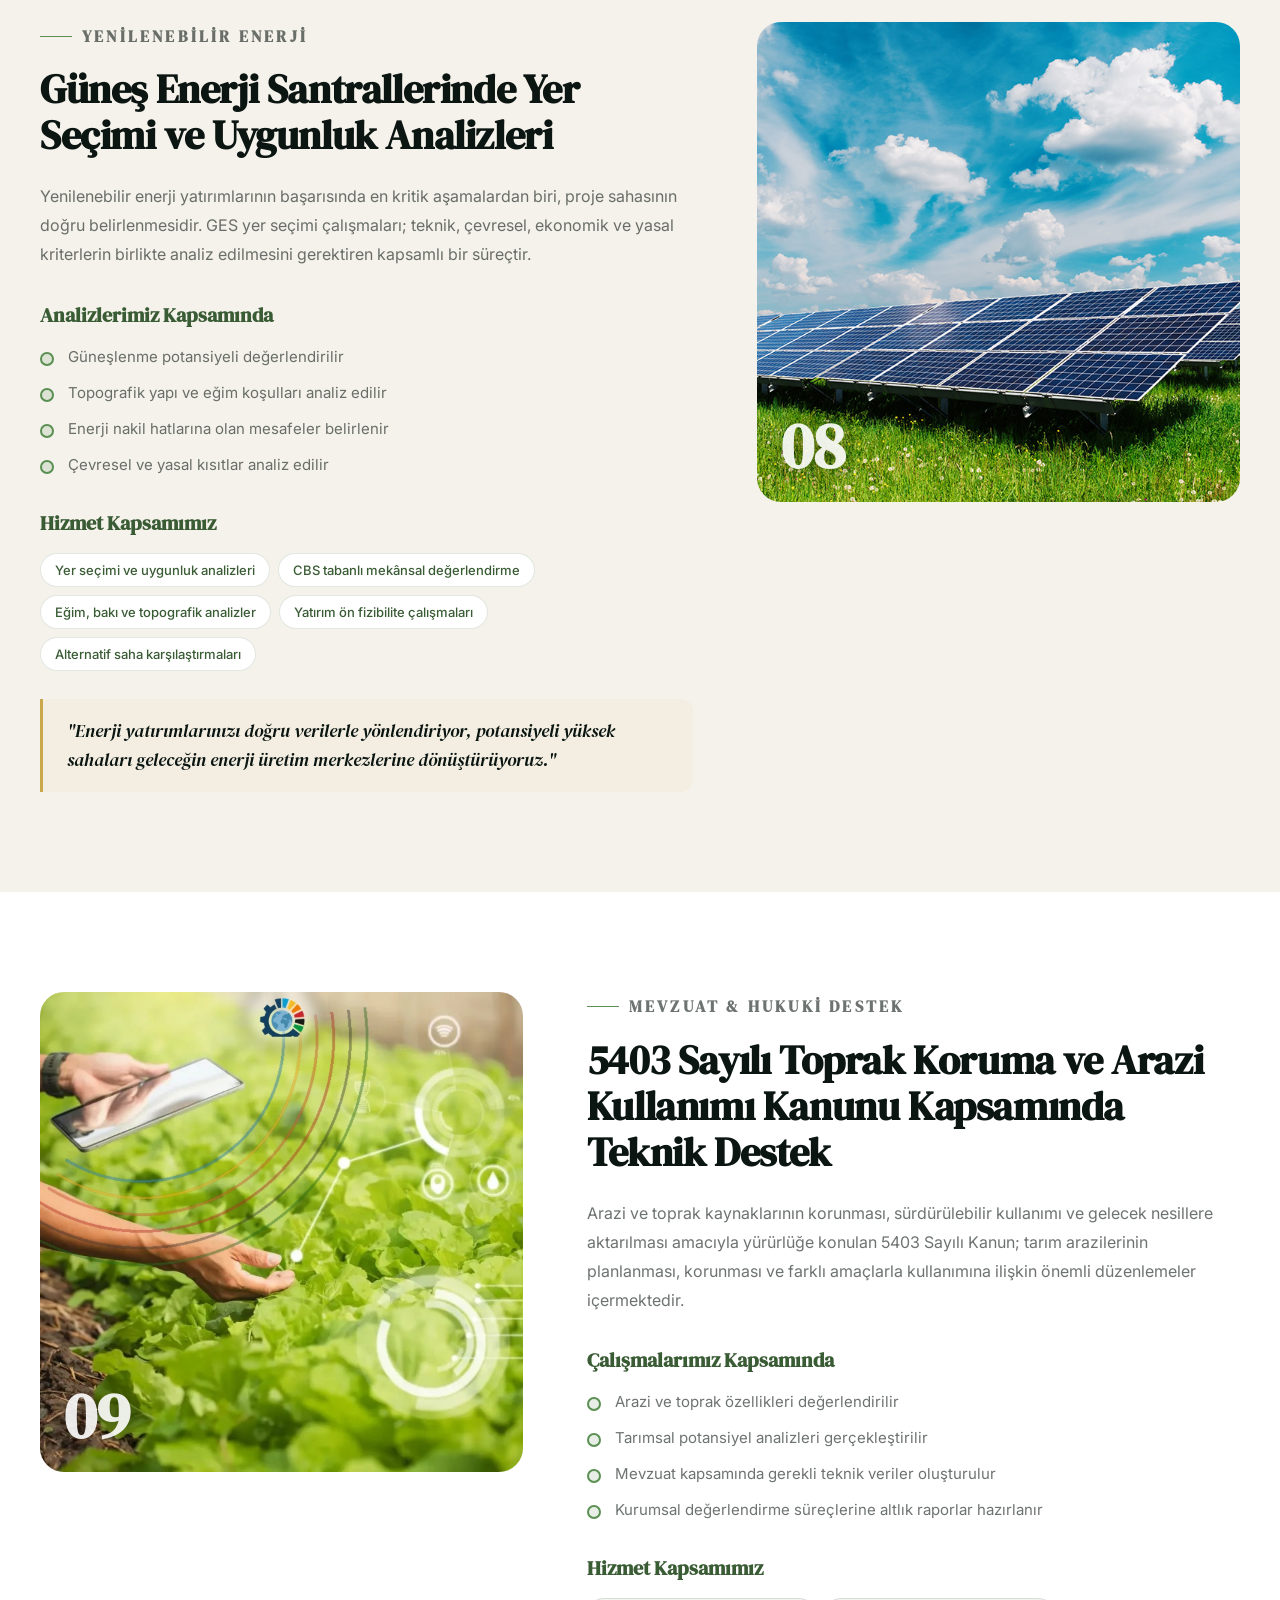
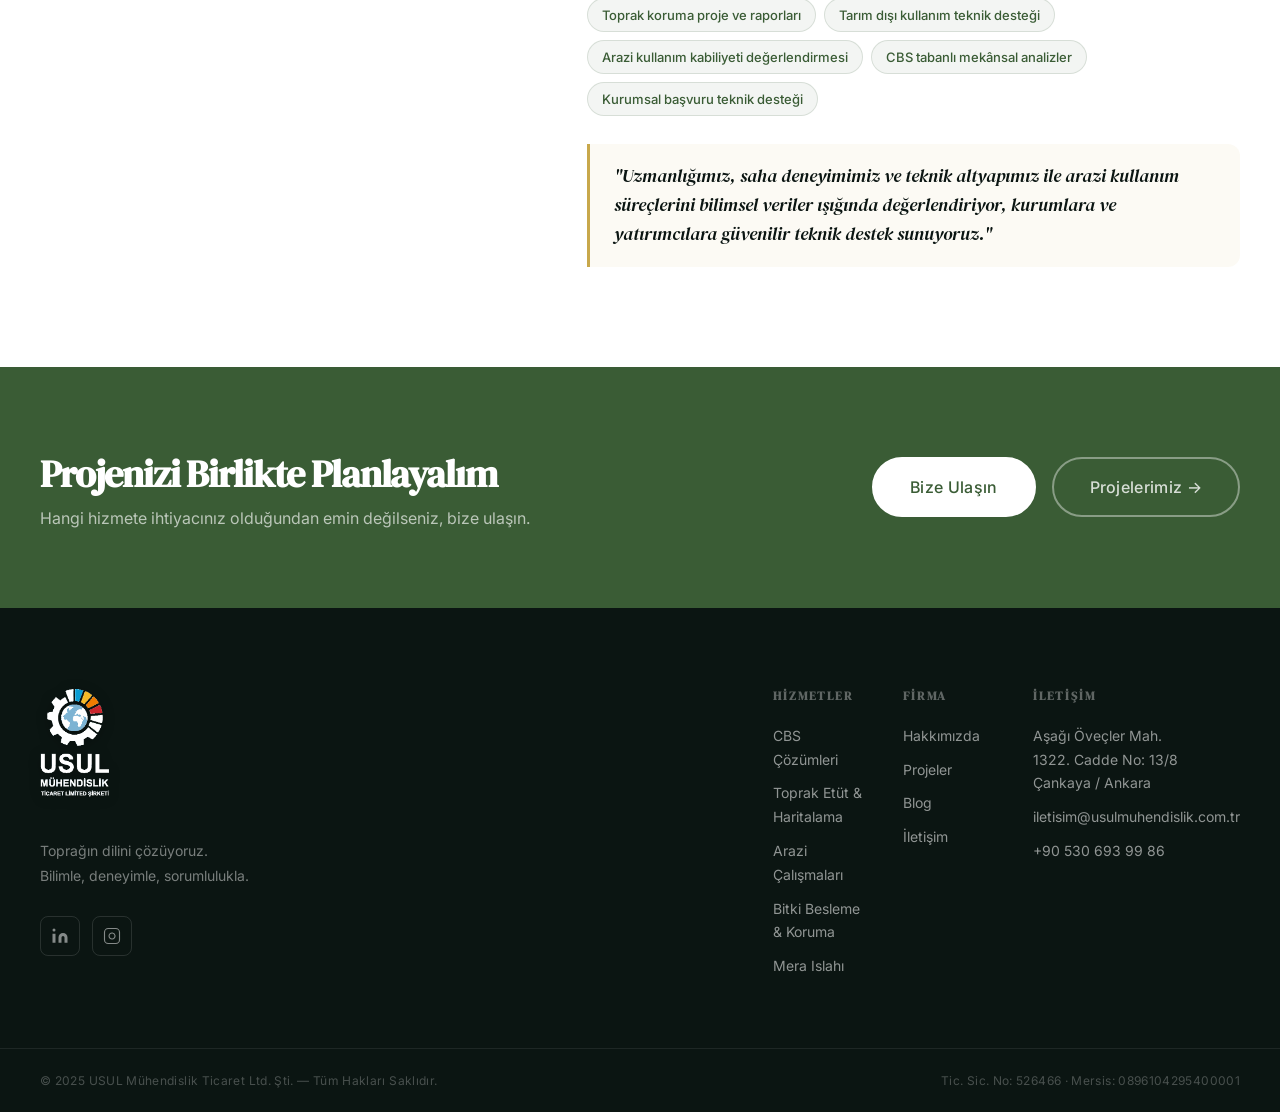
<file: service.html>
<!DOCTYPE html>
<html lang="tr">
<head>
  <meta charset="UTF-8">
  <meta name="viewport" content="width=device-width, initial-scale=1.0">
  <title>Hizmetlerimiz — USUL Mühendislik</title>
  <meta name="description" content="USUL Mühendislik hizmetleri: CBS çözümleri, toprak etüt ve haritalama, arazi çalışmaları, bitki besleme, mera ıslahı, toprak koruma, bahçe kurulumu, GES yer seçimi ve 5403 sayılı kanun teknik destek hizmetleri.">
  <link rel="preconnect" href="https://fonts.googleapis.com">
  <link rel="preconnect" href="https://fonts.gstatic.com" crossorigin>
  <link href="https://fonts.googleapis.com/css2?family=DM+Serif+Display:ital@0;1&family=Inter:wght@300;400;500;600&display=swap" rel="stylesheet">
  <link rel="stylesheet" href="css/style.css">
  <link rel="stylesheet" href="css/about.css">
  <link rel="stylesheet" href="css/service.css">
</head>
<body>

  <!-- NAV -->
  <nav class="nav scrolled" id="nav">
    <div class="nav__inner">
      <a href="index.html" class="nav__logo">
        <img src="[data-uri]" alt="USUL Mühendislik" class="nav__logo-img">
      </a>
      <div class="nav__links">
        <a href="index.html" class="nav__link">Ana Sayfa</a>
        <a href="about.html" class="nav__link">Hakkımızda</a>
        <a href="service.html" class="nav__link active">Hizmetler</a>
        <a href="projects.html" class="nav__link">Projeler</a>
        <a href="blog.html" class="nav__link">Blog</a>
        <a href="contact.html" class="nav__link">İletişim</a>
      </div>
      <a href="contact.html" class="nav__cta">Teklif Al</a>
      <button class="nav__burger" id="navBurger"><span></span><span></span><span></span></button>
    </div>
    <div class="nav__mobile" id="navMobile">
      <a href="index.html" class="nav__mobile-link">Ana Sayfa</a>
      <a href="about.html" class="nav__mobile-link">Hakkımızda</a>
      <a href="service.html" class="nav__mobile-link">Hizmetler</a>
      <a href="projects.html" class="nav__mobile-link">Projeler</a>
      <a href="blog.html" class="nav__mobile-link">Blog</a>
      <a href="contact.html" class="nav__mobile-link">İletişim</a>
      <a href="contact.html" class="nav__mobile-cta">Teklif Al →</a>
    </div>
  </nav>

  <!-- HERO -->
  <section class="about-hero">
    <div class="about-hero__bg">
      <img src="images/banner4.jpg" alt="Hizmetlerimiz">
      <div class="about-hero__overlay"></div>
    </div>
    <div class="container about-hero__content">
      <p class="about-hero__eyebrow">Hizmetlerimiz</p>
      <h1 class="about-hero__title">Bilimden Sahaya,<br><em>Sahadan Sonuca</em></h1>
      <p class="about-hero__desc">Toprak, arazi ve mekânsal veriyi stratejik değere dönüştüren kapsamlı mühendislik ve danışmanlık hizmetleri.</p>
    </div>
    <div class="about-hero__scroll-hint"><span></span></div>
  </section>

  <!-- HİZMET MENÜSÜ - HIZLI ERİŞİM -->
  <section class="service-nav">
    <div class="container">
      <div class="service-nav__grid">
        <a href="#cbs" class="service-nav__item"><span>01</span>CBS Çözümleri</a>
        <a href="#toprak-etut" class="service-nav__item"><span>02</span>Toprak Etüt & Haritalama</a>
        <a href="#arazi" class="service-nav__item"><span>03</span>Arazi Çalışmaları</a>
        <a href="#bitki" class="service-nav__item"><span>04</span>Bitki Besleme & Koruma</a>
        <a href="#mera" class="service-nav__item"><span>05</span>Mera Islahı</a>
        <a href="#toprak-koruma" class="service-nav__item"><span>06</span>Toprak Koruma</a>
        <a href="#bahce" class="service-nav__item"><span>07</span>Bahçe Kurulumu</a>
        <a href="#ges" class="service-nav__item"><span>08</span>GES Yer Seçimi</a>
        <a href="#kanun" class="service-nav__item"><span>09</span>5403 Sayılı Kanun</a>
      </div>
    </div>
  </section>

  <!-- 01 - CBS ÇÖZÜMLERİ -->
  <section class="service-detail" id="cbs">
    <div class="container">
      <div class="service-detail__grid">
        <div class="service-detail__media">
          <img src="images/CBS.jpg" alt="CBS Çözümleri">
          <span class="service-detail__num">01</span>
        </div>
        <div class="service-detail__content">
          <p class="section-eyebrow">Mekânsal Analiz</p>
          <h2 class="service-detail__title">Coğrafi Bilgi Sistemleri (CBS) Çözümleri</h2>
          <p>Günümüzde doğru ve sürdürülebilir kararlar alabilmenin temel koşullarından biri, verinin doğru analiz edilmesi ve mekânsal boyutunun etkin şekilde değerlendirilmesidir. Coğrafi Bilgi Sistemleri (CBS), konuma dayalı verilerin bütüncül bir yaklaşımla yönetilmesini sağlayan, modern planlama ve karar verme süreçlerinin vazgeçilmez teknolojilerinden biridir.</p>
          <p>CBS teknolojileri; farklı kaynaklardan elde edilen mekânsal verilerin tek bir platformda bir araya getirilmesine, analiz edilmesine ve anlamlı sonuçlara dönüştürülmesine olanak tanır. Uydu görüntüleri, insansız hava aracı (İHA) verileri, arazi çalışmaları, sayısal haritalar ve kurumsal veri tabanları entegre edilerek karmaşık mekânsal ilişkiler ortaya konulabilir.</p>

          <h3 class="service-detail__subtitle">Veriyi Stratejik Değere Dönüştüren Yaklaşım</h3>
          <p>Her proje, kendine özgü mekânsal dinamiklere ve analiz ihtiyaçlarına sahiptir. CBS uygulamaları yalnızca harita üretiminden ibaret olmayıp; veri yönetimi, modelleme, analiz ve karar destek süreçlerini kapsayan bütünleşik bir yaklaşım gerektirir.</p>

          <ul class="service-detail__list">
            <li>Karmaşık mekânsal veriler anlamlı bilgiye dönüştürülür</li>
            <li>Planlama ve yatırım süreçleri bilimsel temellere dayandırılır</li>
            <li>Proje riskleri önceden tespit edilir</li>
            <li>Kaynak kullanımı optimize edilir</li>
            <li>Karar alma süreçleri hızlandırılır ve güçlendirilir</li>
          </ul>

          <h3 class="service-detail__subtitle">Uzmanlık Alanlarımız</h3>
          <div class="service-detail__tags">
            <span>Toprak etüt ve haritalama</span>
            <span>Arazi toplulaştırma</span>
            <span>Tarımsal arazi değerlendirme</span>
            <span>Sulama ve drenaj planlaması</span>
            <span>Çevresel analiz ve izleme</span>
            <span>Erozyon risk analizi</span>
            <span>Uzaktan algılama</span>
            <span>Mekânsal veri tabanı tasarımı</span>
            <span>Tematik harita üretimi</span>
          </div>

          <blockquote class="service-detail__quote">
            "Mekânsal veriyi stratejik bir kaynağa dönüştüren yaklaşımımızla, projelerinize bilimsel doğruluk, operasyonel verimlilik ve sürdürülebilir başarı kazandırıyoruz."
          </blockquote>
        </div>
      </div>
    </div>
  </section>

  <!-- 02 - TOPRAK ETÜT VE HARİTALAMA -->
  <section class="service-detail service-detail--alt" id="toprak-etut">
    <div class="container">
      <div class="service-detail__grid service-detail__grid--reverse">
        <div class="service-detail__content">
          <p class="section-eyebrow">Bilimsel Arazi Değerlendirmesi</p>
          <h2 class="service-detail__title">Toprak Etüt ve Haritalama Hizmetleri</h2>
          <p>Toprak, doğal kaynak yönetiminin, tarımsal üretimin ve sürdürülebilir arazi kullanımının temel unsurudur. Bir arazinin potansiyelini doğru değerlendirebilmek, ancak bilimsel yöntemlerle gerçekleştirilen detaylı toprak etüt ve haritalama çalışmaları ile mümkündür.</p>
          <p>Arazi gözlemleri, profil incelemeleri, laboratuvar analizleri, uzaktan algılama teknikleri ve CBS uygulamaları birlikte kullanılarak yüksek doğrulukta toprak verileri üretilmektedir.</p>

          <h3 class="service-detail__subtitle">Etüt Çalışmaları İle</h3>
          <ul class="service-detail__list">
            <li>Toprak serileri ve fazları belirlenir</li>
            <li>Arazi kullanım kabiliyet sınıfları oluşturulur</li>
            <li>Toprak derinliği, drenaj ve taşlılık değerlendirilir</li>
            <li>Erozyon ve arazi bozulum riskleri ortaya konulur</li>
            <li>Tarımsal üretim potansiyeli analiz edilir</li>
          </ul>

          <h3 class="service-detail__subtitle">Hizmet Kapsamımız</h3>
          <div class="service-detail__tags">
            <span>Detaylı toprak etütleri</span>
            <span>Toprak seri ve faz haritaları</span>
            <span>Arazi kullanım kabiliyeti haritaları</span>
            <span>Verimlilik ve uygunluk analizleri</span>
            <span>Sulama ve drenaj etütleri</span>
            <span>Arazi toplulaştırma etütleri</span>
            <span>CBS tabanlı tematik harita üretimi</span>
          </div>

          <blockquote class="service-detail__quote">
            "Toprağın potansiyelini doğru analiz ederek, projelerinize sağlam bir bilimsel zemin kazandırıyoruz."
          </blockquote>
        </div>
        <div class="service-detail__media">
          <img src="images/Etut.png" alt="Toprak Etüt ve Haritalama">
          <span class="service-detail__num">02</span>
        </div>
      </div>
    </div>
  </section>

  <!-- 03 - ARAZİ ÇALIŞMALARI -->
  <section class="service-detail" id="arazi">
    <div class="container">
      <div class="service-detail__grid">
        <div class="service-detail__media">
          <img src="images/harita.jpg" alt="Arazi Çalışmaları">
          <span class="service-detail__num">03</span>
        </div>
        <div class="service-detail__content">
          <p class="section-eyebrow">Saha Veri Toplama</p>
          <h2 class="service-detail__title">Arazi Çalışmaları ve Saha Veri Toplama Hizmetleri</h2>
          <p>Başarılı bir projenin temelinde güvenilir veri bulunmaktadır. Güvenilir verinin kaynağı ise doğrudan sahada gerçekleştirilen sistematik ve bilimsel arazi çalışmalarıdır. Sahadan elde edilen gözlem ve ölçümler olmaksızın tam doğrulukta sonuçlar üretmek mümkün değildir.</p>

          <h3 class="service-detail__subtitle">Saha Çalışmaları İle</h3>
          <ul class="service-detail__list">
            <li>Arazi özellikleri yerinde gözlemlenir</li>
            <li>Toprak ve jeolojik yapı değerlendirilir</li>
            <li>Profil çukurları ve örnekleme noktaları oluşturulur</li>
            <li>GPS ve GNSS teknolojileri ile hassas konum verisi elde edilir</li>
            <li>CBS ve uzaktan algılama verileri sahada doğrulanır</li>
          </ul>

          <h3 class="service-detail__subtitle">Hizmet Kapsamımız</h3>
          <div class="service-detail__tags">
            <span>Toprak etüt ve profil çalışmaları</span>
            <span>Arazi kullanım tespitleri</span>
            <span>GPS/GNSS veri toplama</span>
            <span>Hidrolojik ve drenaj gözlemleri</span>
            <span>Erozyon değerlendirmeleri</span>
            <span>CBS veri doğrulama</span>
          </div>

          <blockquote class="service-detail__quote">
            "Araziyi yerinde tanımadan yapılan değerlendirmeler çoğu zaman eksik kalır. Saha çalışmalarını projenin başarısını doğrudan etkileyen stratejik bir yatırım olarak görüyoruz."
          </blockquote>
        </div>
      </div>
    </div>
  </section>

  <!-- 04 - BİTKİ BESLEME VE KORUMA -->
  <section class="service-detail service-detail--alt" id="bitki">
    <div class="container">
      <div class="service-detail__grid service-detail__grid--reverse">
        <div class="service-detail__content">
          <p class="section-eyebrow">Tarımsal Üretim Yönetimi</p>
          <h2 class="service-detail__title">Bitki Besleme ve Bitki Koruma Hizmetleri</h2>
          <p>Modern tarımsal üretimde yüksek verim ve kaliteli ürün elde etmenin temel şartlarından biri, bitkinin ihtiyaç duyduğu besin elementlerinin doğru zamanda ve doğru miktarda karşılanmasıdır. Bitkilerin hastalık, zararlı ve yabancı ot baskısından korunması da sürdürülebilir üretim açısından kritik öneme sahiptir.</p>

          <h3 class="service-detail__subtitle">Çalışmalarımız Kapsamında</h3>
          <ul class="service-detail__list">
            <li>Toprak ve bitki analizleri değerlendirilir</li>
            <li>Besin elementi eksiklikleri belirlenir</li>
            <li>Ürüne özel gübreleme programları hazırlanır</li>
            <li>Hastalık, zararlı ve yabancı ot riskleri analiz edilir</li>
            <li>Bütünleşmiş mücadele stratejileri geliştirilir</li>
          </ul>

          <h3 class="service-detail__subtitle">Hizmet Kapsamımız</h3>
          <div class="service-detail__tags">
            <span>Toprak ve bitki analizi yorumlama</span>
            <span>Gübreleme programları</span>
            <span>Mikro/makro besin yönetimi</span>
            <span>Yaprak gübreleme stratejileri</span>
            <span>Bütünleşmiş bitki koruma</span>
            <span>Verim ve kalite danışmanlığı</span>
          </div>

          <blockquote class="service-detail__quote">
            "Topraktan hasada uzanan profesyonel destek ile tarımsal faaliyetlerinize yüksek katma değer sağlıyoruz."
          </blockquote>
        </div>
        <div class="service-detail__media">
          <img src="images/service3.jpg" alt="Bitki Besleme ve Koruma">
          <span class="service-detail__num">04</span>
        </div>
      </div>
    </div>
  </section>

  <!-- 05 - MERA ISLAH -->
  <section class="service-detail" id="mera">
    <div class="container">
      <div class="service-detail__grid">
        <div class="service-detail__media">
          <img src="images/banner2.jpg" alt="Mera Islah ve Rehabilitasyon">
          <span class="service-detail__num">05</span>
        </div>
        <div class="service-detail__content">
          <p class="section-eyebrow">Proje Dispozisyonu</p>
          <h2 class="service-detail__title">Mera Islah ve Rehabilitasyon Projeleri</h2>
          <p>Meralar, hayvansal üretimin sürdürülebilirliği, doğal kaynakların korunması ve kırsal kalkınmanın desteklenmesi açısından stratejik öneme sahip doğal alanlardır. Plansız ve yoğun otlatma, erozyon, kuraklık ve yanlış arazi kullanımları nedeniyle birçok mera alanında verimlilik kayıpları meydana gelmektedir.</p>

          <h3 class="service-detail__subtitle">Çalışmalarımız Kapsamında</h3>
          <ul class="service-detail__list">
            <li>Mera alanlarının mevcut durumu değerlendirilir</li>
            <li>Bitki örtüsü ve vejetasyon analizleri gerçekleştirilir</li>
            <li>Otlatma baskısı ve kullanım durumu analiz edilir</li>
            <li>Islah ve rehabilitasyon stratejileri geliştirilir</li>
          </ul>

          <h3 class="service-detail__subtitle">Hizmet Kapsamımız</h3>
          <div class="service-detail__tags">
            <span>Mera etüt ve envanter çalışmaları</span>
            <span>Vejetasyon analizleri</span>
            <span>Otlatma kapasitesi hesaplamaları</span>
            <span>Erozyon kontrolü</span>
            <span>CBS tabanlı mera haritalama</span>
            <span>Mera yönetim planları</span>
          </div>

          <blockquote class="service-detail__quote">
            "Doğal kaynakların korunmasını ve verimli kullanımını esas alan çözümlerimizle, mera alanlarını geleceğe taşıyoruz."
          </blockquote>
        </div>
      </div>
    </div>
  </section>

  <!-- 06 - TOPRAK KORUMA PROJELERİ -->
  <section class="service-detail service-detail--alt" id="toprak-koruma">
    <div class="container">
      <div class="service-detail__grid service-detail__grid--reverse">
        <div class="service-detail__content">
          <p class="section-eyebrow">Proje Dispozisyonu</p>
          <h2 class="service-detail__title">Toprak Koruma Projeleri</h2>
          <p>Toprak, gıda üretiminin, doğal ekosistemlerin ve sürdürülebilir kalkınmanın temel kaynağıdır. Nüfus artışı, plansız arazi kullanımı, erozyon ve altyapı yatırımları gibi baskılar nedeniyle toprak kaynakları her geçen gün daha fazla tehdit altına girmektedir.</p>

          <h3 class="service-detail__subtitle">Çalışmalarımız Kapsamında</h3>
          <ul class="service-detail__list">
            <li>Toprak ve arazi kaynakları değerlendirilir</li>
            <li>Arazi kullanım kabiliyeti analizleri gerçekleştirilir</li>
            <li>Erozyon ve arazi bozulum riskleri belirlenir</li>
            <li>Koruma ve iyileştirme stratejileri geliştirilir</li>
          </ul>

          <h3 class="service-detail__subtitle">Hizmet Kapsamımız</h3>
          <div class="service-detail__tags">
            <span>Toprak koruma projeleri</span>
            <span>Arazi kullanım kabiliyeti değerlendirmesi</span>
            <span>Erozyon risk analizleri</span>
            <span>Tarım dışı kullanım incelemeleri</span>
            <span>CBS tabanlı mekânsal analizler</span>
          </div>

          <blockquote class="service-detail__quote">
            "Toprağın değerini biliyor, doğal kaynakları koruyarak geleceğe yatırım yapıyoruz."
          </blockquote>
        </div>
        <div class="service-detail__media">
          <img src="images/banner.jpg" alt="Toprak Koruma Projeleri">
          <span class="service-detail__num">06</span>
        </div>
      </div>
    </div>
  </section>

  <!-- 07 - YENİ BAHÇE KURULUMU -->
  <section class="service-detail" id="bahce">
    <div class="container">
      <div class="service-detail__grid">
        <div class="service-detail__media">
          <img src="images/about_img1.jpg" alt="Yeni Bahçe Kurulumu ve Fizibilite">
          <span class="service-detail__num">07</span>
        </div>
        <div class="service-detail__content">
          <p class="section-eyebrow">Yatırım Danışmanlığı</p>
          <h2 class="service-detail__title">Yeni Bahçe Kurulumu ve Fizibilite Çalışmaları</h2>
          <p>Meyvecilik ve çok yıllık tarımsal yatırımlar, uzun vadeli planlama gerektiren ve doğru kararlar alındığında yüksek ekonomik değer üreten faaliyetlerdir. Bahçe tesisine başlamadan önce gerçekleştirilmeyen teknik ve ekonomik değerlendirmeler, ilerleyen yıllarda verim kayıplarına neden olabilmektedir.</p>

          <h3 class="service-detail__subtitle">Çalışmalarımız Kapsamında</h3>
          <ul class="service-detail__list">
            <li>Arazi ve toprak özellikleri değerlendirilir</li>
            <li>İklim ve çevresel koşullar analiz edilir</li>
            <li>Sulama suyu kaynakları incelenir</li>
            <li>Ekonomik ve teknik fizibilite analizleri hazırlanır</li>
          </ul>

          <h3 class="service-detail__subtitle">Hizmet Kapsamımız</h3>
          <div class="service-detail__tags">
            <span>Arazi uygunluk analizleri</span>
            <span>İklim ve mikroklima analizleri</span>
            <span>Meyve türü ve çeşit seçimi</span>
            <span>Bahçe yerleşim planları</span>
            <span>Teknik ve ekonomik fizibilite raporları</span>
          </div>

          <blockquote class="service-detail__quote">
            "Topraktan başlayarak geleceğin üretim alanlarını planlıyor, yatırımlarınıza güvenilir bir temel oluşturuyoruz."
          </blockquote>
        </div>
      </div>
    </div>
  </section>

  <!-- 08 - GES YER SEÇİMİ -->
  <section class="service-detail service-detail--alt" id="ges">
    <div class="container">
      <div class="service-detail__grid service-detail__grid--reverse">
        <div class="service-detail__content">
          <p class="section-eyebrow">Yenilenebilir Enerji</p>
          <h2 class="service-detail__title">Güneş Enerji Santrallerinde Yer Seçimi ve Uygunluk Analizleri</h2>
          <p>Yenilenebilir enerji yatırımlarının başarısında en kritik aşamalardan biri, proje sahasının doğru belirlenmesidir. GES yer seçimi çalışmaları; teknik, çevresel, ekonomik ve yasal kriterlerin birlikte analiz edilmesini gerektiren kapsamlı bir süreçtir.</p>

          <h3 class="service-detail__subtitle">Analizlerimiz Kapsamında</h3>
          <ul class="service-detail__list">
            <li>Güneşlenme potansiyeli değerlendirilir</li>
            <li>Topografik yapı ve eğim koşulları analiz edilir</li>
            <li>Enerji nakil hatlarına olan mesafeler belirlenir</li>
            <li>Çevresel ve yasal kısıtlar analiz edilir</li>
          </ul>

          <h3 class="service-detail__subtitle">Hizmet Kapsamımız</h3>
          <div class="service-detail__tags">
            <span>Yer seçimi ve uygunluk analizleri</span>
            <span>CBS tabanlı mekânsal değerlendirme</span>
            <span>Eğim, bakı ve topografik analizler</span>
            <span>Yatırım ön fizibilite çalışmaları</span>
            <span>Alternatif saha karşılaştırmaları</span>
          </div>

          <blockquote class="service-detail__quote">
            "Enerji yatırımlarınızı doğru verilerle yönlendiriyor, potansiyeli yüksek sahaları geleceğin enerji üretim merkezlerine dönüştürüyoruz."
          </blockquote>
        </div>
        <div class="service-detail__media">
          <img src="images/Hizmet8.jpg" alt="GES Yer Seçimi">
          <span class="service-detail__num">08</span>
        </div>
      </div>
    </div>
  </section>

  <!-- 09 - 5403 SAYILI KANUN -->
  <section class="service-detail" id="kanun">
    <div class="container">
      <div class="service-detail__grid">
        <div class="service-detail__media">
          <img src="images/Hizmrt9.jpg" alt="5403 Sayılı Kanun Teknik Destek">
          <span class="service-detail__num">09</span>
        </div>
        <div class="service-detail__content">
          <p class="section-eyebrow">Mevzuat & Hukuki Destek</p>
          <h2 class="service-detail__title">5403 Sayılı Toprak Koruma ve Arazi Kullanımı Kanunu Kapsamında Teknik Destek</h2>
          <p>Arazi ve toprak kaynaklarının korunması, sürdürülebilir kullanımı ve gelecek nesillere aktarılması amacıyla yürürlüğe konulan 5403 Sayılı Kanun; tarım arazilerinin planlanması, korunması ve farklı amaçlarla kullanımına ilişkin önemli düzenlemeler içermektedir.</p>

          <h3 class="service-detail__subtitle">Çalışmalarımız Kapsamında</h3>
          <ul class="service-detail__list">
            <li>Arazi ve toprak özellikleri değerlendirilir</li>
            <li>Tarımsal potansiyel analizleri gerçekleştirilir</li>
            <li>Mevzuat kapsamında gerekli teknik veriler oluşturulur</li>
            <li>Kurumsal değerlendirme süreçlerine altlık raporlar hazırlanır</li>
          </ul>

          <h3 class="service-detail__subtitle">Hizmet Kapsamımız</h3>
          <div class="service-detail__tags">
            <span>Toprak koruma proje ve raporları</span>
            <span>Tarım dışı kullanım teknik desteği</span>
            <span>Arazi kullanım kabiliyeti değerlendirmesi</span>
            <span>CBS tabanlı mekânsal analizler</span>
            <span>Kurumsal başvuru teknik desteği</span>
          </div>

          <blockquote class="service-detail__quote">
            "Uzmanlığımız, saha deneyimimiz ve teknik altyapımız ile arazi kullanım süreçlerini bilimsel veriler ışığında değerlendiriyor, kurumlara ve yatırımcılara güvenilir teknik destek sunuyoruz."
          </blockquote>
        </div>
      </div>
    </div>
  </section>

  <!-- CTA -->
  <section class="cta-band">
    <div class="container cta-band__inner">
      <div class="cta-band__text">
        <h2>Projenizi Birlikte Planlayalım</h2>
        <p>Hangi hizmete ihtiyacınız olduğundan emin değilseniz, bize ulaşın.</p>
      </div>
      <div class="cta-band__actions">
        <a href="contact.html" class="btn btn--primary btn--lg">Bize Ulaşın</a>
        <a href="projects.html" class="btn btn--ghost btn--lg">Projelerimiz →</a>
      </div>
    </div>
  </section>

  <!-- FOOTER -->
  <footer class="footer">
    <div class="container footer__inner">
      <div class="footer__brand">
        <a href="index.html" class="footer__logo">
          <img src="[data-uri]" alt="USUL Mühendislik" class="footer__logo-img">
        </a>
        <p class="footer__tagline">Toprağın dilini çözüyoruz.<br>Bilimle, deneyimle, sorumlulukla.</p>
        <div class="footer__socials">
          <a href="#" aria-label="LinkedIn"><svg viewBox="0 0 24 24" fill="currentColor"><path d="M16 8a6 6 0 016 6v7h-4v-7a2 2 0 00-2-2 2 2 0 00-2 2v7h-4v-7a6 6 0 016-6zM2 9h4v12H2z"/><circle cx="4" cy="4" r="2"/></svg></a>
          <a href="#" aria-label="Instagram"><svg viewBox="0 0 24 24" fill="none" stroke="currentColor" stroke-width="1.5"><rect x="2" y="2" width="20" height="20" rx="5"/><path d="M16 11.37A4 4 0 1112.63 8 4 4 0 0116 11.37z"/><line x1="17.5" y1="6.5" x2="17.51" y2="6.5"/></svg></a>
        </div>
      </div>
      <div class="footer__nav">
        <div class="footer__col">
          <h5>Hizmetler</h5>
          <a href="service.html#cbs">CBS Çözümleri</a>
          <a href="service.html#toprak-etut">Toprak Etüt & Haritalama</a>
          <a href="service.html#arazi">Arazi Çalışmaları</a>
          <a href="service.html#bitki">Bitki Besleme & Koruma</a>
          <a href="service.html#mera">Mera Islahı</a>
        </div>
        <div class="footer__col">
          <h5>Firma</h5>
          <a href="about.html">Hakkımızda</a>
          <a href="projects.html">Projeler</a>
          <a href="blog.html">Blog</a>
          <a href="contact.html">İletişim</a>
        </div>
        <div class="footer__col">
          <h5>İletişim</h5>
          <p>Aşağı Öveçler Mah.<br>1322. Cadde No: 13/8<br>Çankaya / Ankara</p>
          <a href="mailto:iletisim@usulmuhendislik.com.tr">iletisim@usulmuhendislik.com.tr</a>
          <a href="tel:+905306939986">+90 530 693 99 86</a>
        </div>
      </div>
    </div>
    <div class="footer__bottom">
      <div class="container footer__bottom-inner">
        <span>© 2025 USUL Mühendislik Ticaret Ltd. Şti. — Tüm Hakları Saklıdır.</span>
        <span>Tic. Sic. No: 526466 · Mersis: 0896104295400001</span>
      </div>
    </div>
  </footer>

  <script src="js/main.js"></script>
  <script src="js/about.js"></script>
</body>
</html>
</file>
<file: css/style.css>
/* ================================================
   USUL MÜHENDİSLİK — Ana Stil Dosyası
   Tasarım: Modern Tarım-Mühendislik
   ================================================ */

/* ── TOKENS ─────────────────────────────────────── */
:root {
  --ink:        #0b1512;
  --ink-60:     rgba(11,21,18,.6);
  --ink-30:     rgba(11,21,18,.3);
  --white:      #ffffff;
  --cream:      #f5f2eb;
  --earth:      #3a5c35;       /* koyu toprak yeşili */
  --earth-mid:  #5a8f52;       /* orta yeşil */
  --earth-lt:   #a8c89e;       /* açık yeşil */
  --gold:       #c8a84b;       /* buğday altını */
  --gold-lt:    #e8d499;
  --stone:      #8c8275;       /* toprak gri */
  --stone-lt:   #e8e4dc;

  --nav-h:      110px;
  --radius:     12px;
  --radius-lg:  24px;

  --font-display: 'DM Serif Display', Georgia, serif;
  --font-body:    'Inter', sans-serif;

  --ease-out: cubic-bezier(0.16, 1, 0.3, 1);
}

/* ── RESET ───────────────────────────────────────── */
*, *::before, *::after { box-sizing: border-box; margin: 0; padding: 0; }
html { scroll-behavior: smooth; font-size: 16px; }
body {
  font-family: var(--font-body);
  color: var(--ink);
  background: var(--white);
  overflow-x: hidden;
  -webkit-font-smoothing: antialiased;
}
img, video { display: block; max-width: 100%; }
a { text-decoration: none; color: inherit; }
button { cursor: pointer; border: none; background: none; }

/* ── CONTAINER ───────────────────────────────────── */
.container {
  width: 100%;
  max-width: 1280px;
  margin: 0 auto;
  padding: 0 40px;
}
@media(max-width:768px){ .container{ padding: 0 20px; } }

/* ── BUTONLAR ────────────────────────────────────── */
.btn {
  display: inline-flex;
  align-items: center;
  gap: 8px;
  padding: 14px 28px;
  border-radius: 100px;
  font-family: var(--font-body);
  font-size: 15px;
  font-weight: 500;
  letter-spacing: .02em;
  transition: all .3s var(--ease-out);
  white-space: nowrap;
}
.btn--primary {
  background: var(--earth);
  color: var(--white);
  border: 2px solid var(--earth);
}
.btn--primary:hover {
  background: var(--earth-mid);
  border-color: var(--earth-mid);
  transform: translateY(-2px);
}
.btn--ghost {
  background: transparent;
  color: var(--white);
  border: 2px solid rgba(255,255,255,.4);
}
.btn--ghost:hover {
  border-color: var(--white);
  background: rgba(255,255,255,.1);
}
.btn--outline-light {
  background: transparent;
  color: var(--white);
  border: 2px solid rgba(255,255,255,.5);
}
.btn--outline-light:hover {
  background: var(--white);
  color: var(--earth);
}
.btn--lg { padding: 18px 36px; font-size: 16px; }

/* ── SECTION HEADER ──────────────────────────────── */
.section-header { margin-bottom: 60px; }
.section-eyebrow {
  font-family: var(--font-display);
  font-size: 12px;
  font-weight: 600;
  letter-spacing: .2em;
  text-transform: uppercase;
  color: var(--earth-mid);
  margin-bottom: 16px;
  display: flex;
  align-items: center;
  gap: 10px;
}
.section-eyebrow::before {
  content: '';
  display: block;
  width: 32px;
  height: 1px;
  background: var(--earth-mid);
}
.section-eyebrow--light { color: var(--earth-lt); }
.section-eyebrow--light::before { background: var(--earth-lt); }

.section-title {
  font-family: var(--font-display);
  font-size: clamp(36px, 4vw, 56px);
  font-weight: 800;
  line-height: 1.05;
  letter-spacing: -.03em;
}

/* ═══════════════════════════════════════════════════
   NAVİGASYON
═══════════════════════════════════════════════════ */
.nav {
  position: fixed;
  top: 0; left: 0; right: 0;
  height: var(--nav-h);
  z-index: 1000;
  transition: background .4s, box-shadow .4s;
}
.nav.scrolled {
  background: rgba(11,21,18,.92);
  backdrop-filter: blur(20px);
  box-shadow: 0 1px 0 rgba(255,255,255,.08);
}
.nav__inner {
  max-width: 1280px;
  margin: 0 auto;
  padding: 0 40px;
  height: 100%;
  display: flex;
  align-items: center;
  gap: 32px;
}
.nav__logo {
  display: flex;
  align-items: center;
  gap: 0;
  color: var(--white);
  flex-shrink: 0;
  text-decoration: none;
}
.nav__logo-mark {
  width: 36px;
  height: 36px;
  color: var(--earth-lt);
}
.nav__logo-text {
  display: flex;
  flex-direction: column;
  line-height: 1;
}
.nav__logo-main {
  font-family: var(--font-display);
  font-size: 18px;
  font-weight: 800;
  letter-spacing: .1em;
  color: var(--white);
}
.nav__logo-sub {
  font-family: var(--font-display);
  font-size: 9px;
  font-weight: 500;
  letter-spacing: .2em;
  color: var(--earth-lt);
}
.nav__links {
  display: flex;
  align-items: center;
  gap: 6px;
  margin-left: auto;
}
.nav__link {
  font-size: 14px;
  font-weight: 500;
  color: rgba(255,255,255,.75);
  padding: 8px 14px;
  border-radius: 8px;
  transition: color .2s, background .2s;
}
.nav__link:hover, .nav__link.active {
  color: var(--white);
  background: rgba(255,255,255,.1);
}
.nav__cta {
  margin-left: 8px;
  padding: 10px 22px;
  background: var(--earth);
  color: var(--white);
  border-radius: 100px;
  font-size: 14px;
  font-weight: 600;
  letter-spacing: .02em;
  transition: background .25s, transform .25s;
  flex-shrink: 0;
}
.nav__cta:hover {
  background: var(--earth-mid);
  transform: translateY(-1px);
}
.nav__burger {
  display: none;
  flex-direction: column;
  gap: 5px;
  margin-left: auto;
  padding: 4px;
}
.nav__burger span {
  display: block;
  width: 24px; height: 2px;
  background: var(--white);
  border-radius: 2px;
  transition: all .3s;
}
.nav__mobile {
  display: none;
  flex-direction: column;
  padding: 20px 40px 30px;
  background: rgba(11,21,18,.97);
  backdrop-filter: blur(20px);
}
.nav__mobile.open { display: flex; }
.nav__mobile-link {
  color: rgba(255,255,255,.75);
  font-size: 16px;
  font-weight: 500;
  padding: 14px 0;
  border-bottom: 1px solid rgba(255,255,255,.08);
  transition: color .2s;
}
.nav__mobile-link:hover { color: var(--white); }
.nav__mobile-cta {
  margin-top: 20px;
  display: inline-block;
  background: var(--earth);
  color: var(--white);
  text-align: center;
  padding: 14px;
  border-radius: 10px;
  font-weight: 600;
}

@media(max-width:900px){
  .nav__links, .nav__cta { display: none; }
  .nav__burger { display: flex; }
  .nav__inner { padding: 0 20px; }
}

/* ═══════════════════════════════════════════════════
   HERO
═══════════════════════════════════════════════════ */
.hero {
  position: relative;
  height: 100vh;
  min-height: 640px;
  display: flex;
  align-items: center;
  overflow: hidden;
}
.hero__media {
  position: absolute;
  inset: 0;
  z-index: 0;
}
.hero__video {
  width: 100%;
  height: 100%;
  object-fit: cover;
}
.hero__overlay {
  position: absolute;
  inset: 0;
  background: linear-gradient(
    135deg,
    rgba(11,21,18,.82) 0%,
    rgba(11,21,18,.55) 50%,
    rgba(58,92,53,.40) 100%
  );
}
.hero__content {
  position: relative;
  z-index: 2;
  max-width: 1280px;
  margin: 0 auto;
  padding: 130px 40px 0;
  width: 100%;
}
.hero__eyebrow {
  display: flex;
  align-items: center;
  gap: 10px;
  color: var(--earth-lt);
  font-family: var(--font-display);
  font-size: 12px;
  font-weight: 600;
  letter-spacing: .2em;
  text-transform: uppercase;
  margin-bottom: 28px;
  opacity: 0;
  animation: fadeUp .8s .2s var(--ease-out) forwards;
}
.hero__dot {
  width: 8px; height: 8px;
  border-radius: 50%;
  background: var(--gold);
  animation: pulse 2s infinite;
}
@keyframes pulse {
  0%, 100% { opacity: 1; transform: scale(1); }
  50% { opacity: .6; transform: scale(1.3); }
}
.hero__title {
  font-family: var(--font-display);
  font-size: clamp(54px, 8vw, 110px);
  font-weight: 800;
  line-height: .95;
  letter-spacing: -.02em;
  color: var(--white);
  margin-bottom: 28px;
}
.hero__title-line {
  display: block;
  opacity: 0;
  animation: fadeUp .8s var(--ease-out) forwards;
}
.hero__title-line:nth-child(1) { animation-delay: .3s; }
.hero__title-line:nth-child(2) { animation-delay: .45s; }
.hero__title-line:nth-child(3) { animation-delay: .6s; }
.hero__title-accent {
  color: transparent;
  -webkit-text-stroke: 2px var(--gold);
}
.hero__desc {
  color: rgba(255,255,255,.75);
  font-size: 18px;
  line-height: 1.7;
  max-width: 540px;
  margin-bottom: 40px;
  opacity: 0;
  animation: fadeUp .8s .75s var(--ease-out) forwards;
}
.hero__actions {
  display: flex;
  gap: 16px;
  flex-wrap: wrap;
  opacity: 0;
  animation: fadeUp .8s .9s var(--ease-out) forwards;
}
.hero__scroll {
  position: absolute;
  bottom: 100px;
  right: 40px;
  z-index: 2;
  display: flex;
  flex-direction: column;
  align-items: center;
  gap: 12px;
  color: rgba(255,255,255,.5);
  font-size: 11px;
  letter-spacing: .15em;
  text-transform: uppercase;
  writing-mode: vertical-rl;
  opacity: 0;
  animation: fadeIn 1s 1.2s forwards;
}
.hero__scroll-line {
  width: 1px;
  height: 60px;
  background: linear-gradient(rgba(255,255,255,.5), transparent);
  animation: scrollLine 2s 1.5s infinite;
}
@keyframes scrollLine {
  0% { transform: scaleY(0); transform-origin: top; }
  50% { transform: scaleY(1); transform-origin: top; }
  51% { transform: scaleY(1); transform-origin: bottom; }
  100% { transform: scaleY(0); transform-origin: bottom; }
}
.hero__ticker {
  position: absolute;
  bottom: 0;
  left: 0; right: 0;
  z-index: 3;
  height: 52px;
  background: rgba(58,92,53,.85);
  backdrop-filter: blur(10px);
  overflow: hidden;
  display: flex;
  align-items: center;
}
.hero__ticker-track {
  display: flex;
  align-items: center;
  gap: 32px;
  white-space: nowrap;
  animation: ticker 30s linear infinite;
  font-family: var(--font-display);
  font-size: 13px;
  font-weight: 600;
  letter-spacing: .1em;
  text-transform: uppercase;
  color: rgba(255,255,255,.85);
}
.hero__ticker-track .sep { color: var(--gold); font-size: 18px; }
@keyframes ticker {
  from { transform: translateX(0); }
  to   { transform: translateX(-50%); }
}

@keyframes fadeUp {
  from { opacity: 0; transform: translateY(30px); }
  to   { opacity: 1; transform: translateY(0); }
}
@keyframes fadeIn {
  from { opacity: 0; }
  to   { opacity: 1; }
}

/* ═══════════════════════════════════════════════════
   STATS
═══════════════════════════════════════════════════ */
.stats {
  background: var(--ink);
  padding: 0;
}
.stats__inner {
  max-width: 1280px;
  margin: 0 auto;
  padding: 0 40px;
  display: grid;
  grid-template-columns: repeat(4, 1fr) repeat(3, auto);
  align-items: center;
}
@media(max-width:900px){
  .stats__inner {
    grid-template-columns: 1fr 1fr;
    gap: 1px;
    background: rgba(255,255,255,.08);
  }
  .stats__divider { display: none; }
}
.stats__item {
  padding: 40px 20px;
  text-align: center;
  background: var(--ink);
}
.stats__num {
  font-family: var(--font-display);
  font-size: clamp(40px, 5vw, 64px);
  font-weight: 800;
  color: var(--white);
  letter-spacing: -.04em;
  line-height: 1;
}
.stats__unit {
  font-family: var(--font-display);
  font-size: 32px;
  font-weight: 800;
  color: var(--gold);
}
.stats__label {
  margin-top: 8px;
  font-size: 13px;
  color: rgba(255,255,255,.45);
  letter-spacing: .05em;
  text-transform: uppercase;
}
.stats__divider {
  width: 1px;
  height: 60px;
  background: rgba(255,255,255,.1);
}

/* ═══════════════════════════════════════════════════
   HİZMETLER
═══════════════════════════════════════════════════ */
.services {
  padding: 120px 0;
  background: var(--cream);
}
.services__grid {
  display: grid;
  grid-template-columns: repeat(3, 1fr);
  grid-template-rows: auto;
  gap: 20px;
}
.service-card--large {
  grid-column: span 2;
  grid-row: span 1;
}
.service-card--wide {
  grid-column: span 2;
}
.service-card {
  background: var(--white);
  border-radius: var(--radius-lg);
  overflow: hidden;
  display: flex;
  flex-direction: column;
  transition: transform .4s var(--ease-out), box-shadow .4s;
  border: 1px solid var(--stone-lt);
}
.service-card:hover {
  transform: translateY(-6px);
  box-shadow: 0 24px 60px rgba(11,21,18,.1);
}
.service-card__img {
  overflow: hidden;
  flex-shrink: 0;
}
.service-card--large .service-card__img { height: 260px; }
.service-card:not(.service-card--large):not(.service-card--wide) .service-card__img { height: 180px; }
.service-card--wide .service-card__img { height: 220px; }
.service-card__img img {
  width: 100%;
  height: 100%;
  object-fit: cover;
  transition: transform .8s var(--ease-out);
}
.service-card:hover .service-card__img img { transform: scale(1.06); }
.service-card__body {
  padding: 28px 32px 32px;
  display: flex;
  flex-direction: column;
  flex: 1;
}
.service-card__num {
  font-family: var(--font-display);
  font-size: 11px;
  font-weight: 700;
  letter-spacing: .2em;
  color: var(--earth-mid);
  margin-bottom: 12px;
}
.service-card__title {
  font-family: var(--font-display);
  font-size: 22px;
  font-weight: 700;
  letter-spacing: -.02em;
  margin-bottom: 12px;
  color: var(--ink);
}
.service-card--large .service-card__title { font-size: 28px; }
.service-card__text {
  font-size: 14px;
  line-height: 1.7;
  color: var(--ink-60);
  flex: 1;
}
.service-card__link {
  display: inline-flex;
  align-items: center;
  margin-top: 20px;
  font-size: 14px;
  font-weight: 600;
  color: var(--earth);
  transition: gap .2s;
  gap: 4px;
}
.service-card__link:hover { gap: 10px; }

@media(max-width:900px){
  .services__grid { grid-template-columns: 1fr; }
  .service-card--large, .service-card--wide { grid-column: span 1; }
  .service-card--large { grid-row: span 1; }
}

/* ═══════════════════════════════════════════════════
   NEDEN USUL
═══════════════════════════════════════════════════ */
.why {
  position: relative;
  padding: 120px 0;
  overflow: hidden;
}
.why__bg {
  position: absolute;
  inset: 0;
  z-index: 0;
}
.why__bg img {
  width: 100%;
  height: 100%;
  object-fit: cover;
}
.why__overlay {
  position: absolute;
  inset: 0;
  background: linear-gradient(
    135deg,
    rgba(11,21,18,.92) 0%,
    rgba(11,21,18,.8) 100%
  );
}
.why__content {
  position: relative;
  z-index: 2;
  display: grid;
  grid-template-columns: 1fr 1fr;
  gap: 80px;
  align-items: center;
}
.why__title {
  font-family: var(--font-display);
  font-size: clamp(40px, 4vw, 60px);
  font-weight: 800;
  letter-spacing: -.03em;
  line-height: 1.05;
  color: var(--white);
  margin-bottom: 24px;
}
.why__title em {
  font-style: normal;
  color: var(--gold);
}
.why__desc {
  color: rgba(255,255,255,.65);
  font-size: 16px;
  line-height: 1.75;
  margin-bottom: 36px;
}
.why__features {
  display: grid;
  grid-template-columns: 1fr 1fr;
  gap: 28px;
}
.why__feature {
  display: flex;
  gap: 16px;
  align-items: flex-start;
}
.why__feature-icon {
  flex-shrink: 0;
  width: 44px; height: 44px;
  background: rgba(90,143,82,.2);
  border: 1px solid rgba(90,143,82,.4);
  border-radius: 10px;
  display: flex;
  align-items: center;
  justify-content: center;
  color: var(--earth-lt);
}
.why__feature-icon svg { width: 20px; height: 20px; }
.why__feature h4 {
  font-family: var(--font-display);
  font-size: 15px;
  font-weight: 700;
  color: var(--white);
  margin-bottom: 6px;
}
.why__feature p {
  font-size: 13px;
  line-height: 1.6;
  color: rgba(255,255,255,.5);
}

@media(max-width:900px){
  .why__content { grid-template-columns: 1fr; gap: 40px; }
  .why__features { grid-template-columns: 1fr; }
}

/* ═══════════════════════════════════════════════════
   SÜREÇ
═══════════════════════════════════════════════════ */
.process {
  padding: 120px 0;
  background: var(--white);
}
.process__steps {
  display: grid;
  grid-template-columns: repeat(4, 1fr);
  gap: 40px;
  position: relative;
}
.process__steps::before {
  content: '';
  position: absolute;
  top: 28px;
  left: 60px;
  right: 60px;
  height: 1px;
  background: linear-gradient(90deg, var(--earth) 0%, var(--earth-lt) 100%);
  z-index: 0;
}
.process__step {
  position: relative;
  z-index: 1;
}
.process__step-num {
  width: 56px; height: 56px;
  background: var(--earth);
  color: var(--white);
  border-radius: 50%;
  display: flex;
  align-items: center;
  justify-content: center;
  font-family: var(--font-display);
  font-size: 14px;
  font-weight: 700;
  margin-bottom: 24px;
  letter-spacing: .05em;
}
.process__step h4 {
  font-family: var(--font-display);
  font-size: 18px;
  font-weight: 700;
  margin-bottom: 10px;
  color: var(--ink);
}
.process__step p {
  font-size: 14px;
  line-height: 1.7;
  color: var(--ink-60);
}

@media(max-width:900px){
  .process__steps { grid-template-columns: 1fr 1fr; }
  .process__steps::before { display: none; }
}
@media(max-width:520px){
  .process__steps { grid-template-columns: 1fr; }
}

/* ═══════════════════════════════════════════════════
   GALERİ
═══════════════════════════════════════════════════ */
.gallery { padding: 0; overflow: hidden; }
.gallery__grid {
  display: grid;
  grid-template-columns: 2fr 1fr 1fr;
  grid-template-rows: 300px 300px;
  gap: 4px;
}
.gallery__item {
  overflow: hidden;
  position: relative;
}
.gallery__item--tall { grid-row: span 2; }
.gallery__item--wide { grid-column: span 2; }
.gallery__item img {
  width: 100%;
  height: 100%;
  object-fit: cover;
  transition: transform .8s var(--ease-out);
}
.gallery__item:hover img { transform: scale(1.05); }
.gallery__caption {
  position: absolute;
  bottom: 0; left: 0; right: 0;
  padding: 20px;
  background: linear-gradient(transparent, rgba(11,21,18,.8));
  color: rgba(255,255,255,.85);
  font-size: 13px;
  letter-spacing: .05em;
  text-transform: uppercase;
}

@media(max-width:768px){
  .gallery__grid {
    grid-template-columns: 1fr 1fr;
    grid-template-rows: repeat(3, 220px);
  }
  .gallery__item--tall { grid-row: span 1; }
  .gallery__item--wide { grid-column: span 2; }
}

/* ═══════════════════════════════════════════════════
   CTA BAND
═══════════════════════════════════════════════════ */
.cta-band {
  background: var(--earth);
  padding: 80px 0;
}
.cta-band__inner {
  display: flex;
  align-items: center;
  justify-content: space-between;
  gap: 40px;
  flex-wrap: wrap;
}
.cta-band__text h2 {
  font-family: var(--font-display);
  font-size: clamp(28px, 3vw, 42px);
  font-weight: 800;
  color: var(--white);
  letter-spacing: -.03em;
  margin-bottom: 8px;
}
.cta-band__text p {
  font-size: 16px;
  color: rgba(255,255,255,.65);
}
.cta-band__actions { display: flex; gap: 16px; flex-wrap: wrap; }
.cta-band .btn--primary {
  background: var(--white);
  color: var(--earth);
  border-color: var(--white);
}
.cta-band .btn--primary:hover {
  background: var(--cream);
  border-color: var(--cream);
}
.cta-band .btn--ghost {
  color: rgba(255,255,255,.8);
  border-color: rgba(255,255,255,.4);
}

/* ═══════════════════════════════════════════════════
   FOOTER
═══════════════════════════════════════════════════ */
.footer {
  background: var(--ink);
  padding-top: 80px;
}
.footer__inner {
  display: grid;
  grid-template-columns: 1.4fr 1fr;
  gap: 80px;
  padding-bottom: 60px;
  border-bottom: 1px solid rgba(255,255,255,.08);
}
.footer__logo {
  display: flex;
  align-items: center;
  gap: 12px;
  color: var(--white);
  margin-bottom: 20px;
}
.footer__logo .nav__logo-mark {
  width: 36px; height: 36px;
  color: var(--earth-lt);
}
.footer__tagline {
  font-size: 14px;
  line-height: 1.8;
  color: rgba(255,255,255,.45);
  margin-bottom: 28px;
}
.footer__socials {
  display: flex;
  gap: 12px;
}
.footer__socials a {
  width: 40px; height: 40px;
  border: 1px solid rgba(255,255,255,.12);
  border-radius: 8px;
  display: flex;
  align-items: center;
  justify-content: center;
  color: rgba(255,255,255,.5);
  transition: all .2s;
}
.footer__socials a svg { width: 18px; height: 18px; }
.footer__socials a:hover {
  border-color: var(--earth-lt);
  color: var(--earth-lt);
  background: rgba(90,143,82,.1);
}
.footer__nav {
  display: grid;
  grid-template-columns: repeat(3, 1fr);
  gap: 40px;
}
.footer__col h5 {
  font-family: var(--font-display);
  font-size: 12px;
  font-weight: 700;
  letter-spacing: .15em;
  text-transform: uppercase;
  color: rgba(255,255,255,.35);
  margin-bottom: 20px;
}
.footer__col a, .footer__col p {
  display: block;
  font-size: 14px;
  color: rgba(255,255,255,.55);
  line-height: 1.7;
  margin-bottom: 10px;
  transition: color .2s;
}
.footer__col a:hover { color: var(--white); }
.footer__bottom {
  padding: 24px 0;
}
.footer__bottom-inner {
  display: flex;
  justify-content: space-between;
  align-items: center;
  flex-wrap: wrap;
  gap: 12px;
}
.footer__bottom-inner span {
  font-size: 12px;
  color: rgba(255,255,255,.25);
  letter-spacing: .03em;
}

@media(max-width:900px){
  .footer__inner { grid-template-columns: 1fr; gap: 40px; }
  .footer__nav { grid-template-columns: 1fr 1fr; }
}
@media(max-width:520px){
  .footer__nav { grid-template-columns: 1fr; }
  .footer__bottom-inner { flex-direction: column; align-items: flex-start; }
}

/* ═══════════════════════════════════════════════════
   SCROLL REVEAL
═══════════════════════════════════════════════════ */
.reveal {
  opacity: 0;
  transform: translateY(40px);
  transition: opacity .8s var(--ease-out), transform .8s var(--ease-out);
}
.reveal.visible {
  opacity: 1;
  transform: translateY(0);
}

/* ═══════════════════════════════════════════════════
   REDUCED MOTION
═══════════════════════════════════════════════════ */
@media(prefers-reduced-motion: reduce){
  *, *::before, *::after { animation: none !important; transition: none !important; }
}

/* ── VIDEO FALLBACK ──────────────────────────────── */
.hero__video-fallback {
  position: absolute;
  inset: 0;
  background-image: url('https://images.pexels.com/photos/388415/pexels-photo-388415.jpeg?auto=compress&cs=tinysrgb&w=1920');
  background-size: cover;
  background-position: center;
  z-index: -1;
}
.hero__video {
  position: absolute;
  inset: 0;
  width: 100%;
  height: 100%;
  object-fit: cover;
  z-index: 0;
}
/* Video yüklenene kadar fallback görünsün */
.hero__video:not([data-loaded]) ~ .hero__video-fallback {
  z-index: 1;
}

/* ── GERÇEK LOGO STİLLERİ ────────────────────────── */
.nav__logo {
  flex-shrink: 0;
}
.nav__logo-img {
  height: 92px;
  width: auto;
  max-width: 92px;
  object-fit: contain;
  display: block;
  
  transition: transform .4s cubic-bezier(0.34, 1.56, 0.64, 1), box-shadow .3s;
  animation: logoFloat 4s ease-in-out infinite;
}
.nav__logo-img:hover {
  transform: scale(1.08);
  box-shadow:
    0 0 0 7px rgba(255,255,255,0.28),
    0 6px 28px rgba(0,0,0,0.6);
}
@keyframes logoFloat {
  0%, 100% { transform: translateY(0px); }
  50%       { transform: translateY(-5px); }
}
.footer__logo-img {
  height: 110px;
  width: auto;
  object-fit: contain;
  display: block;
  filter: drop-shadow(0 2px 6px rgba(0,0,0,0.3));
  margin-bottom: 20px;
  transition: transform .4s cubic-bezier(0.34, 1.56, 0.64, 1);
}
.footer__logo-img:hover {
  transform: scale(1.05);
}
.nav:not(.scrolled) .nav__logo-img {
  height: 92px;
}

/* ── YOUTUBE BACKGROUND VIDEO ────────────────────── */
.hero__video {
  position: absolute;
  top: 50%;
  left: 50%;
  width: 100vw;
  height: 56.25vw; /* 16:9 oranı */
  min-height: 100vh;
  min-width: 177.77vh;
  transform: translate(-50%, -50%);
  border: none;
  pointer-events: none;
  z-index: 0;
}

/* ── DİL DEĞİŞTİRİCİ ─────────────────────────────── */
.nav__lang {
  margin-left: 8px;
  padding: 6px 12px !important;
  border: 1px solid rgba(255,255,255,.25);
  border-radius: 100px;
  font-size: 12px !important;
  font-weight: 700 !important;
  letter-spacing: .05em;
}
.nav__lang:hover {
  background: rgba(255,255,255,.15) !important;
  border-color: rgba(255,255,255,.5);
}
</file>
<file: css/about.css>
/* ── ABOUT HERO ──────────────────────────────────── */
.about-hero {
  position: relative;
  height: 70vh;
  min-height: 520px;
  display: flex;
  align-items: flex-end;
  padding-bottom: 80px;
  overflow: hidden;
}
.about-hero__bg {
  position: absolute;
  inset: 0;
  z-index: 0;
}
.about-hero__bg img {
  width: 100%; height: 100%;
  object-fit: cover;
}
.about-hero__overlay {
  position: absolute;
  inset: 0;
  background: linear-gradient(160deg, rgba(11,21,18,.7) 0%, rgba(11,21,18,.85) 100%);
}
.about-hero__content {
  position: relative;
  z-index: 2;
  padding-top: 120px;
}
.about-hero__eyebrow {
  font-family: var(--font-display);
  font-size: 12px;
  font-weight: 600;
  letter-spacing: .2em;
  text-transform: uppercase;
  color: var(--earth-lt);
  margin-bottom: 20px;
  display: flex;
  align-items: center;
  gap: 10px;
}
.about-hero__eyebrow::before {
  content: '';
  width: 32px; height: 1px;
  background: var(--earth-lt);
}
.about-hero__title {
  font-family: var(--font-display);
  font-size: clamp(44px, 6vw, 80px);
  font-weight: 800;
  color: var(--white);
  letter-spacing: -.04em;
  line-height: 1.0;
  margin-bottom: 20px;
}
.about-hero__title em {
  font-style: normal;
  color: var(--gold);
}
.about-hero__desc {
  font-size: 18px;
  color: rgba(255,255,255,.65);
  max-width: 600px;
  line-height: 1.7;
}
.about-hero__scroll-hint {
  position: absolute;
  bottom: 30px;
  left: 50%;
  transform: translateX(-50%);
  z-index: 2;
}
.about-hero__scroll-hint span {
  display: block;
  width: 24px; height: 38px;
  border: 2px solid rgba(255,255,255,.3);
  border-radius: 12px;
  position: relative;
}
.about-hero__scroll-hint span::after {
  content: '';
  display: block;
  width: 4px; height: 8px;
  background: var(--white);
  border-radius: 2px;
  position: absolute;
  top: 5px; left: 50%;
  transform: translateX(-50%);
  animation: scrollDot 1.5s infinite;
}
@keyframes scrollDot {
  0%, 100% { transform: translateX(-50%) translateY(0); opacity: 1; }
  100% { transform: translateX(-50%) translateY(12px); opacity: 0; }
}

/* ── MİSYON KARTLARI ─────────────────────────────── */
.mission {
  padding: 100px 0;
  background: var(--cream);
}
.mission__grid {
  display: grid;
  grid-template-columns: repeat(3, 1fr);
  gap: 24px;
}
.mission__card {
  padding: 48px 40px;
  border-radius: var(--radius-lg);
  background: var(--white);
  border: 1px solid var(--stone-lt);
  transition: transform .3s var(--ease-out), box-shadow .3s;
}
.mission__card:hover {
  transform: translateY(-6px);
  box-shadow: 0 20px 50px rgba(11,21,18,.08);
}
.mission__card--vision { border-top: 3px solid var(--earth); }
.mission__card--mission { border-top: 3px solid var(--gold); }
.mission__card--values  { border-top: 3px solid var(--earth-lt); }
.mission__icon {
  width: 52px; height: 52px;
  background: rgba(58,92,53,.08);
  border-radius: 12px;
  display: flex;
  align-items: center;
  justify-content: center;
  margin-bottom: 24px;
  color: var(--earth);
}
.mission__icon svg { width: 24px; height: 24px; }
.mission__card h3 {
  font-family: var(--font-display);
  font-size: 22px;
  font-weight: 700;
  margin-bottom: 14px;
  color: var(--ink);
}
.mission__card p {
  font-size: 15px;
  line-height: 1.75;
  color: var(--ink-60);
}

@media(max-width:768px){
  .mission__grid { grid-template-columns: 1fr; }
}

/* ── HİKAYE ──────────────────────────────────────── */
.story {
  padding: 120px 0;
  background: var(--white);
}
.story__inner {
  display: grid;
  grid-template-columns: 1fr 1fr;
  gap: 80px;
  align-items: center;
}
.story__text p {
  font-size: 16px;
  line-height: 1.8;
  color: var(--ink-60);
  margin-bottom: 18px;
}
.story__text .section-title { margin-bottom: 28px; }
.story__certs {
  display: flex;
  gap: 32px;
  margin-top: 36px;
  padding-top: 36px;
  border-top: 1px solid var(--stone-lt);
  flex-wrap: wrap;
}
.story__cert-num {
  display: block;
  font-family: var(--font-display);
  font-size: 13px;
  font-weight: 700;
  color: var(--earth);
  letter-spacing: .05em;
  margin-bottom: 4px;
}
.story__cert-label {
  display: block;
  font-size: 12px;
  color: var(--ink-60);
}
.story__images {
  position: relative;
}
.story__img {
  border-radius: var(--radius-lg);
  overflow: hidden;
}
.story__img--main {
  height: 420px;
  margin-bottom: 16px;
}
.story__img--secondary {
  height: 220px;
  margin-left: 60px;
}
.story__img img {
  width: 100%; height: 100%;
  object-fit: cover;
  transition: transform .8s var(--ease-out);
}
.story__img:hover img { transform: scale(1.04); }

@media(max-width:900px){
  .story__inner { grid-template-columns: 1fr; }
  .story__img--secondary { margin-left: 0; }
}

/* ── YETKİNLİKLER ────────────────────────────────── */
.competencies {
  padding: 120px 0;
  background: var(--ink);
}
.competencies .section-eyebrow { color: var(--earth-lt); }
.competencies .section-eyebrow::before { background: var(--earth-lt); }
.competencies .section-title { color: var(--white); }
.comp__grid {
  display: grid;
  grid-template-columns: 1fr 1fr;
  gap: 28px 60px;
  margin-top: 60px;
}
.comp__info {
  display: flex;
  justify-content: space-between;
  align-items: center;
  margin-bottom: 10px;
}
.comp__name {
  font-size: 15px;
  font-weight: 500;
  color: rgba(255,255,255,.8);
}
.comp__pct {
  font-family: var(--font-display);
  font-size: 13px;
  font-weight: 700;
  color: var(--gold);
}
.comp__bar {
  height: 4px;
  background: rgba(255,255,255,.1);
  border-radius: 2px;
  overflow: hidden;
}
.comp__bar-fill {
  height: 100%;
  width: 0;
  background: linear-gradient(90deg, var(--earth-mid), var(--gold));
  border-radius: 2px;
  transition: width 1.5s var(--ease-out);
}
.comp__bar-fill.animated { width: var(--pct); }

@media(max-width:768px){
  .comp__grid { grid-template-columns: 1fr; }
}

/* ── NEDEN BİZ? ──────────────────────────────────── */
.why-us {
  padding: 120px 0;
  background: var(--ink);
}
.why-us .section-header {
  max-width: 800px;
  margin-bottom: 64px;
}
.why-us .section-title {
  color: var(--white);
  font-size: clamp(26px, 2.6vw, 36px);
  line-height: 1.35;
}
.why-us__intro {
  margin-top: 20px;
  font-size: 16px;
  line-height: 1.7;
  color: rgba(255,255,255,.6);
}
.why-us__grid {
  display: grid;
  grid-template-columns: repeat(3, 1fr);
  gap: 24px;
}
.why-us__card {
  background: rgba(255,255,255,.04);
  border: 1px solid rgba(255,255,255,.1);
  border-radius: var(--radius-lg);
  padding: 36px 32px;
  transition: transform .3s var(--ease-out), background .3s, border-color .3s;
}
.why-us__card:hover {
  transform: translateY(-6px);
  background: rgba(255,255,255,.07);
  border-color: var(--earth-mid);
}
.why-us__num {
  display: block;
  font-family: var(--font-display);
  font-size: 32px;
  font-weight: 700;
  color: var(--gold);
  margin-bottom: 20px;
  opacity: .8;
}
.why-us__card h3 {
  font-family: var(--font-display);
  font-size: 19px;
  font-weight: 700;
  color: var(--white);
  margin-bottom: 12px;
  line-height: 1.3;
}
.why-us__card p {
  font-size: 14px;
  line-height: 1.7;
  color: rgba(255,255,255,.55);
}

@media(max-width: 900px) {
  .why-us__grid { grid-template-columns: 1fr 1fr; }
}
@media(max-width: 600px) {
  .why-us__grid { grid-template-columns: 1fr; }
  .why-us { padding: 80px 0; }
}
</file>
<file: css/contact.css>
/* ════════════════════════════════════════════════
   CONTACT.HTML — İletişim Sayfası Stilleri
════════════════════════════════════════════════ */

.about-hero--short {
  height: 50vh;
  min-height: 400px;
}

/* ── ANA GRID ────────────────────────────────────── */
.contact-main {
  padding: 100px 0;
  background: var(--white);
}
.contact-main__grid {
  display: grid;
  grid-template-columns: 0.85fr 1.15fr;
  gap: 64px;
}

/* ── SOL: BİLGİ KARTLARI ─────────────────────────── */
.contact-info__desc {
  font-size: 15px;
  line-height: 1.8;
  color: var(--ink-60);
  margin: 24px 0 40px;
}
.contact-card {
  display: flex;
  gap: 20px;
  align-items: flex-start;
  padding: 24px 0;
  border-bottom: 1px solid var(--stone-lt);
}
.contact-card:last-child { border-bottom: none; }
.contact-card__icon {
  flex-shrink: 0;
  width: 48px; height: 48px;
  background: rgba(58,92,53,.08);
  border-radius: 12px;
  display: flex;
  align-items: center;
  justify-content: center;
  color: var(--earth);
}
.contact-card__icon svg { width: 22px; height: 22px; }
.contact-card h4 {
  font-family: var(--font-display);
  font-size: 16px;
  font-weight: 700;
  color: var(--ink);
  margin-bottom: 6px;
}
.contact-card p {
  font-size: 14px;
  line-height: 1.7;
  color: var(--ink-60);
}
.contact-card a {
  color: var(--earth);
  font-weight: 600;
  transition: opacity .2s;
}
.contact-card a:hover { opacity: .7; }
.contact-card__note {
  font-size: 12px;
  color: var(--ink-30);
}

/* ── SAĞ: FORM KARTI ─────────────────────────────── */
.contact-form-card {
  background: var(--cream);
  border-radius: var(--radius-lg);
  padding: 48px;
  position: relative;
}
.contact-form-card h3 {
  font-family: var(--font-display);
  font-size: 26px;
  font-weight: 700;
  color: var(--ink);
  margin-bottom: 8px;
}
.contact-form-card > p {
  font-size: 14px;
  color: var(--ink-60);
  margin-bottom: 32px;
}
.contact-form__row {
  display: grid;
  grid-template-columns: 1fr 1fr;
  gap: 16px;
}
.contact-form__field {
  margin-bottom: 20px;
}
.contact-form__field label {
  display: block;
  font-size: 13px;
  font-weight: 600;
  color: var(--ink);
  margin-bottom: 8px;
}
.contact-form__field input,
.contact-form__field select,
.contact-form__field textarea {
  width: 100%;
  padding: 14px 16px;
  border: 1px solid var(--stone-lt);
  border-radius: 10px;
  background: var(--white);
  font-family: var(--font-body);
  font-size: 14px;
  color: var(--ink);
  transition: border-color .2s, box-shadow .2s;
}
.contact-form__field input:focus,
.contact-form__field select:focus,
.contact-form__field textarea:focus {
  outline: none;
  border-color: var(--earth-mid);
  box-shadow: 0 0 0 3px rgba(90,143,82,.12);
}
.contact-form__field textarea { resize: vertical; min-height: 110px; }
.contact-form__submit {
  width: 100%;
  justify-content: center;
  margin-top: 8px;
}
.contact-form__success {
  display: none;
  text-align: center;
  padding: 40px 20px;
}
.contact-form__success.show { display: block; }
.contact-form__success svg {
  color: var(--earth);
  margin-bottom: 16px;
}
.contact-form__success h4 {
  font-family: var(--font-display);
  font-size: 22px;
  color: var(--ink);
  margin-bottom: 8px;
}
.contact-form__success p {
  font-size: 14px;
  color: var(--ink-60);
}
.contact-form.hide { display: none; }

@media(max-width: 900px) {
  .contact-main__grid { grid-template-columns: 1fr; gap: 48px; }
  .contact-form-card { padding: 32px 24px; }
  .contact-form__row { grid-template-columns: 1fr; }
}

/* ── HARİTA ──────────────────────────────────────── */
.contact-map {
  height: 420px;
  width: 100%;
}
.contact-map iframe {
  width: 100%;
  height: 100%;
  display: block;
  filter: saturate(0.9);
}
</file>
<file: css/projects.css>
/* ════════════════════════════════════════════════
   PROJECTS.HTML — Projeler Sayfası Stilleri
════════════════════════════════════════════════ */

/* ── FİLTRE ──────────────────────────────────────── */
.projects-filter {
  background: var(--cream);
  padding: 40px 0;
  border-bottom: 1px solid var(--stone-lt);
}
.projects-filter__grid {
  display: flex;
  gap: 12px;
  flex-wrap: wrap;
  justify-content: center;
}
.projects-filter__btn {
  padding: 12px 24px;
  border-radius: 100px;
  border: 1.5px solid var(--stone-lt);
  background: var(--white);
  font-family: var(--font-body);
  font-size: 14px;
  font-weight: 500;
  color: var(--ink-60);
  cursor: pointer;
  transition: all .25s;
}
.projects-filter__btn:hover {
  border-color: var(--earth-mid);
  color: var(--earth);
}
.projects-filter__btn.active {
  background: var(--earth);
  border-color: var(--earth);
  color: var(--white);
}

/* ── GRID ────────────────────────────────────────── */
.projects-grid-section {
  padding: 80px 0 100px;
  background: var(--white);
}
.projects-grid {
  display: grid;
  grid-template-columns: repeat(3, 1fr);
  gap: 28px;
}
.project-card {
  background: var(--white);
  border: 1px solid var(--stone-lt);
  border-radius: var(--radius-lg);
  overflow: hidden;
  transition: transform .35s var(--ease-out), box-shadow .35s;
}
.project-card:hover {
  transform: translateY(-6px);
  box-shadow: 0 20px 50px rgba(11,21,18,.1);
}
.project-card.hidden { display: none; }
.project-card__img {
  position: relative;
  height: 220px;
  overflow: hidden;
}
.project-card__img img {
  width: 100%; height: 100%;
  object-fit: cover;
  transition: transform .6s var(--ease-out);
}
.project-card:hover .project-card__img img { transform: scale(1.08); }
.project-card__tag {
  position: absolute;
  top: 16px; left: 16px;
  background: rgba(11,21,18,.75);
  backdrop-filter: blur(6px);
  color: var(--white);
  font-size: 11px;
  font-weight: 600;
  letter-spacing: .04em;
  padding: 6px 14px;
  border-radius: 100px;
}
.project-card__body {
  padding: 24px 26px 28px;
}
.project-card__body h3 {
  font-family: var(--font-display);
  font-size: 19px;
  font-weight: 700;
  color: var(--ink);
  margin-bottom: 10px;
  line-height: 1.3;
}
.project-card__body p {
  font-size: 14px;
  line-height: 1.65;
  color: var(--ink-60);
  margin-bottom: 16px;
}
.project-card__link {
  font-size: 13px;
  font-weight: 600;
  color: var(--earth);
  transition: opacity .2s;
}
.project-card__link:hover { opacity: .7; }

@media(max-width: 900px) {
  .projects-grid { grid-template-columns: 1fr 1fr; }
}
@media(max-width: 600px) {
  .projects-grid { grid-template-columns: 1fr; }
  .projects-filter__grid {
    flex-wrap: nowrap;
    overflow-x: auto;
    justify-content: flex-start;
    padding-bottom: 4px;
  }
  .projects-filter__btn { flex-shrink: 0; }
}
</file>
<file: css/service.css>
/* ════════════════════════════════════════════════
   SERVICE.HTML — Hizmet Detay Sayfası Stilleri
════════════════════════════════════════════════ */

/* ── HİZMET HIZLI MENÜ ───────────────────────────── */
.service-nav {
  background: var(--ink);
  padding: 28px 0;
  position: sticky;
  top: var(--nav-h);
  z-index: 50;
  border-bottom: 1px solid rgba(255,255,255,.08);
}
.service-nav__grid {
  display: flex;
  gap: 8px;
  overflow-x: auto;
  scrollbar-width: none;
  padding-bottom: 4px;
}
.service-nav__grid::-webkit-scrollbar { display: none; }
.service-nav__item {
  flex-shrink: 0;
  display: flex;
  align-items: center;
  gap: 8px;
  padding: 10px 18px;
  background: rgba(255,255,255,.04);
  border: 1px solid rgba(255,255,255,.1);
  border-radius: 100px;
  font-size: 13px;
  font-weight: 500;
  color: rgba(255,255,255,.7);
  white-space: nowrap;
  transition: all .25s;
}
.service-nav__item span {
  font-family: var(--font-display);
  font-size: 11px;
  font-weight: 700;
  color: var(--gold);
}
.service-nav__item:hover {
  background: var(--earth);
  border-color: var(--earth);
  color: var(--white);
}

/* ── HİZMET DETAY BLOKLARI ───────────────────────── */
.service-detail {
  padding: 100px 0;
  background: var(--white);
  scroll-margin-top: 140px;
}
.service-detail--alt {
  background: var(--cream);
}
.service-detail__grid {
  display: grid;
  grid-template-columns: 0.85fr 1.15fr;
  gap: 64px;
  align-items: start;
}
.service-detail__grid--reverse {
  grid-template-columns: 1.15fr 0.85fr;
}
.service-detail__grid--reverse .service-detail__content { order: 1; }
.service-detail__grid--reverse .service-detail__media { order: 2; }

.service-detail__media {
  position: relative;
  border-radius: var(--radius-lg);
  overflow: hidden;
  position: sticky;
  top: 180px;
}
.service-detail__media img {
  width: 100%;
  height: 480px;
  object-fit: cover;
  display: block;
}
.service-detail__num {
  position: absolute;
  bottom: 24px;
  left: 24px;
  font-family: var(--font-display);
  font-size: 64px;
  font-weight: 700;
  color: rgba(255,255,255,.9);
  text-shadow: 0 4px 20px rgba(0,0,0,.4);
  line-height: 1;
}

.service-detail__content .section-eyebrow {
  margin-bottom: 16px;
}
.service-detail__title {
  font-family: var(--font-display);
  font-size: clamp(28px, 3.2vw, 40px);
  font-weight: 700;
  line-height: 1.15;
  letter-spacing: -.01em;
  color: var(--ink);
  margin-bottom: 24px;
}
.service-detail__content p {
  font-size: 16px;
  line-height: 1.8;
  color: var(--ink-60);
  margin-bottom: 18px;
}
.service-detail__subtitle {
  font-family: var(--font-display);
  font-size: 20px;
  font-weight: 700;
  color: var(--earth);
  margin-top: 32px;
  margin-bottom: 16px;
}
.service-detail__list {
  list-style: none;
  margin-bottom: 8px;
}
.service-detail__list li {
  position: relative;
  padding-left: 28px;
  margin-bottom: 12px;
  font-size: 15px;
  line-height: 1.6;
  color: var(--ink-60);
}
.service-detail__list li::before {
  content: '';
  position: absolute;
  left: 0;
  top: 7px;
  width: 14px;
  height: 14px;
  border-radius: 50%;
  background: rgba(90,143,82,.15);
  border: 2px solid var(--earth-mid);
}
.service-detail__tags {
  display: flex;
  flex-wrap: wrap;
  gap: 8px;
  margin-top: 12px;
  margin-bottom: 28px;
}
.service-detail__tags span {
  padding: 8px 14px;
  background: rgba(58,92,53,.06);
  border: 1px solid rgba(58,92,53,.15);
  border-radius: 100px;
  font-size: 13px;
  font-weight: 500;
  color: var(--earth);
}
.service-detail--alt .service-detail__tags span {
  background: var(--white);
}
.service-detail__quote {
  border-left: 3px solid var(--gold);
  padding: 18px 24px;
  margin-top: 28px;
  font-family: var(--font-display);
  font-style: italic;
  font-size: 18px;
  line-height: 1.6;
  color: var(--ink);
  background: rgba(200,168,75,.06);
  border-radius: 0 12px 12px 0;
}

@media(max-width: 900px) {
  .service-detail__grid,
  .service-detail__grid--reverse {
    grid-template-columns: 1fr;
    gap: 32px;
  }
  .service-detail__grid--reverse .service-detail__content,
  .service-detail__grid--reverse .service-detail__media {
    order: unset;
  }
  .service-detail__media {
    position: relative;
    top: 0;
  }
  .service-detail__media img { height: 320px; }
  .service-detail { padding: 64px 0; scroll-margin-top: 100px; }
  .service-nav { position: static; }
}
</file>
